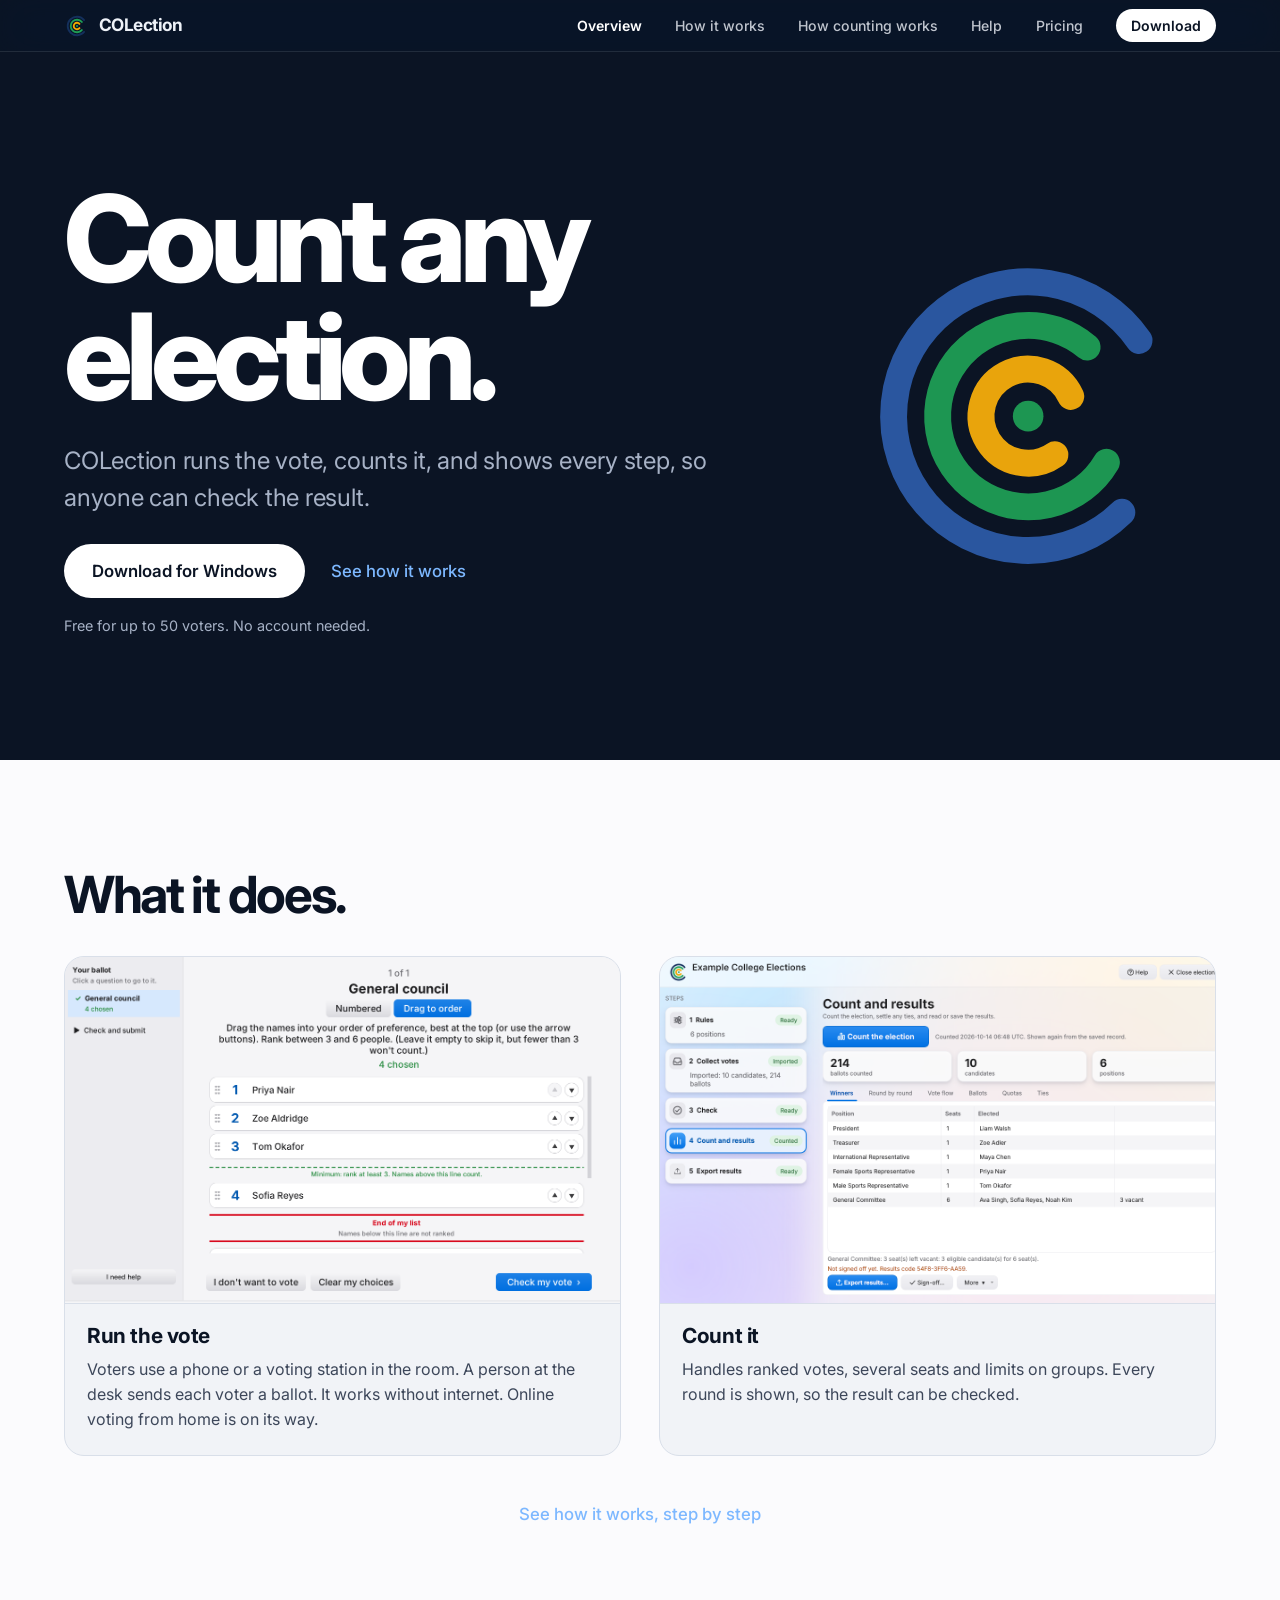
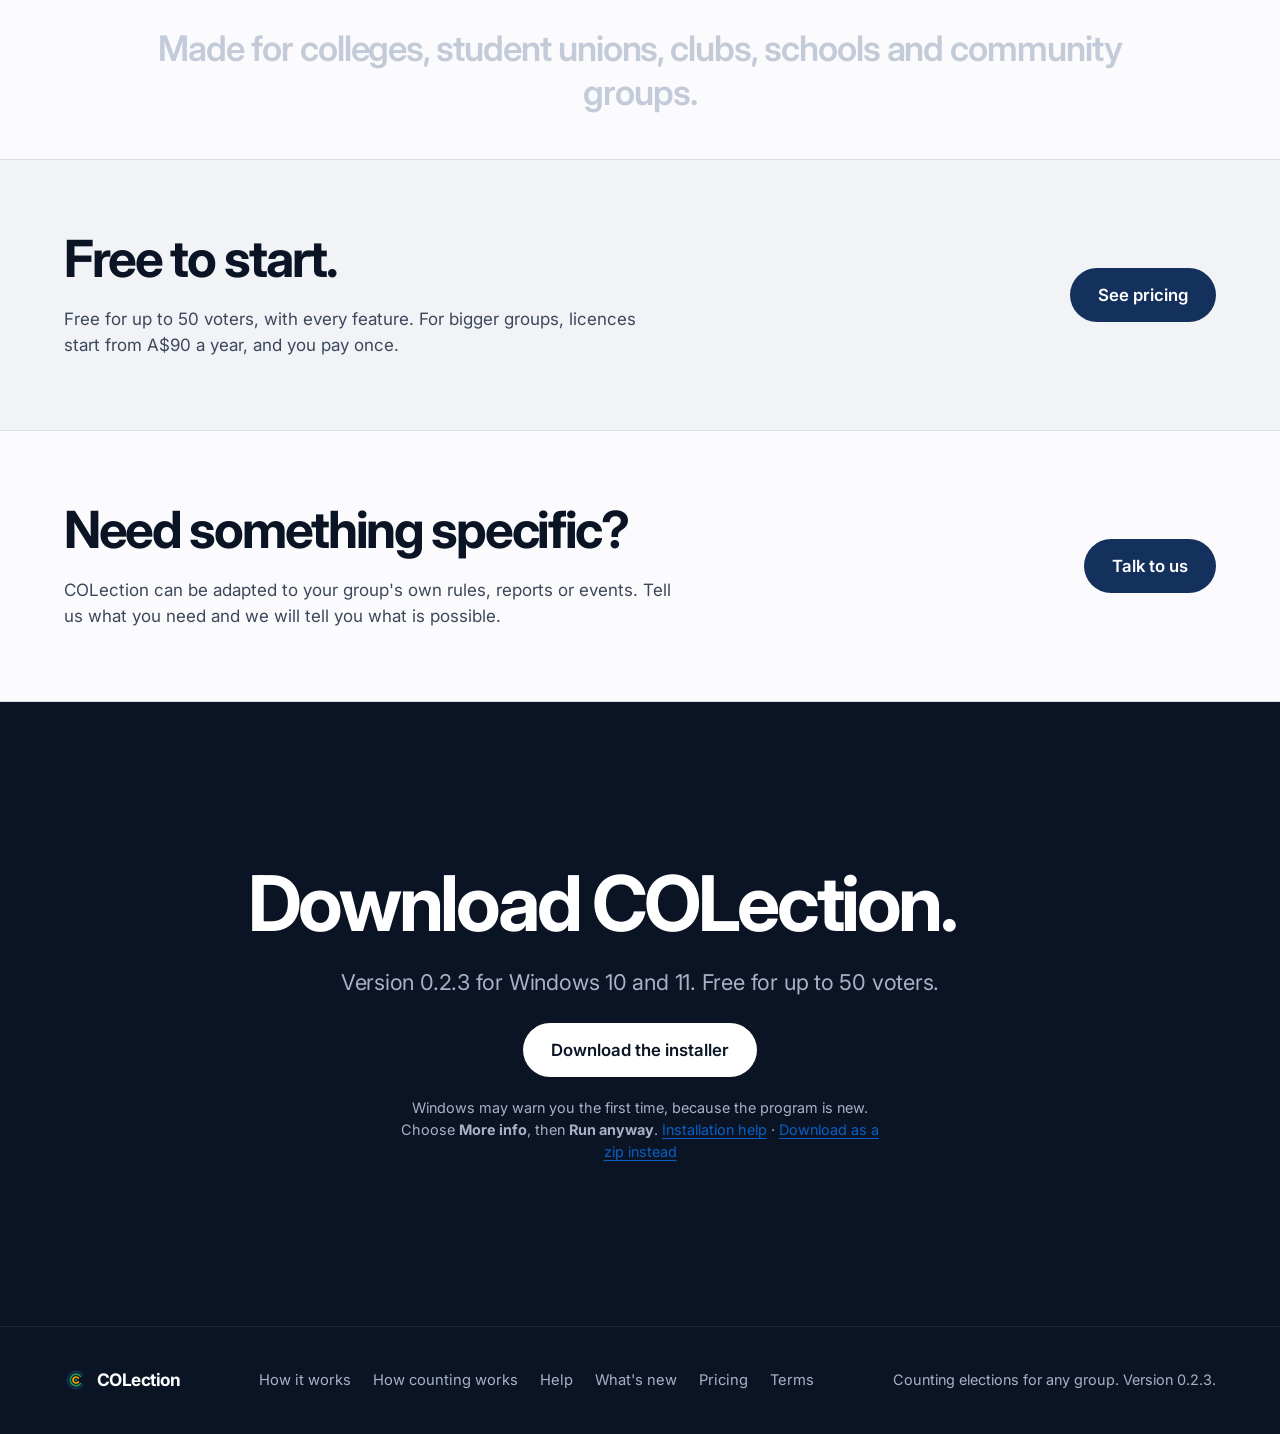
<file: index.html>
<!doctype html>
<html lang="en">
<head>
  <meta charset="utf-8">
  <meta name="viewport" content="width=device-width, initial-scale=1">
  <title>COLection - count elections for any group</title>
  <meta name="description" content="COLection counts preferential and multi-seat elections, runs the vote on phones and voting stations, and shows every round so anyone can check the result.">
  <meta name="color-scheme" content="light dark">
  <link rel="icon" href="images/favicon.svg" type="image/svg+xml">
  <link rel="preconnect" href="https://fonts.googleapis.com">
  <link rel="preconnect" href="https://fonts.gstatic.com" crossorigin>
  <link href="https://fonts.googleapis.com/css2?family=Inter:wght@400;500;600;700;800&display=swap" rel="stylesheet">
  <link rel="stylesheet" href="css/style.css">
  <script>document.documentElement.classList.add("js");</script>
</head>
<body class="home">
  <a class="skip" href="#main">Skip to the content</a>

  <header class="top" id="top-bar">
    <a class="brand" href="index.html" aria-label="COLection, home">
      <img src="images/colection-mark.svg" alt="" width="26" height="26">
      <span>COLection</span>
    </a>
    <nav aria-label="Main">
      <a href="index.html" aria-current="page">Overview</a>
      <a href="how-it-works.html">How it works</a>
      <a href="counting.html">How counting works</a>
      <a href="help.html">Help</a>
      <a href="pricing.html">Pricing</a>
      <a class="pill" href="index.html#download">Download</a>
    </nav>
  </header>

  <main id="main">
    <section class="home-hero" data-theme="dark" aria-label="COLection">
      <div class="wrap home-hero-grid">
        <div class="home-hero-copy">
          <h1>Count any election.</h1>
          <p class="lead">COLection runs the vote, counts it, and shows every step, so anyone can check the result.</p>
          <p class="actions">
            <a class="btn light" href="#download">Download for Windows</a>
            <a class="textlink" href="how-it-works.html">See how it works</a>
          </p>
          <p class="fine">Free for up to 50 voters. No account needed.</p>
        </div>
        <svg class="home-rings" id="home-rings" viewBox="-6 -6 112 112" aria-hidden="true" focusable="false">
          <g fill="none" stroke-width="8" stroke-linecap="round">
            <path id="hr-a" d="M80.6 24.3 A40 40 0 1 0 80.6 75.7" stroke="#2c5aa6"/>
            <path id="hr-b" d="M70.7 32.6 A27 27 0 1 0 70.7 67.4" stroke="#1f9d55"/>
            <path id="hr-c" d="M60.7 41 A14 14 0 1 0 60.7 59" stroke="#f5ac0b"/>
          </g>
          <circle id="hr-dot" cx="50" cy="50" r="4.5" fill="#1f9d55"/>
        </svg>
      </div>
    </section>

    <section class="what" id="what" aria-labelledby="what-title">
      <div class="wrap">
        <h2 id="what-title" class="reveal">What it does.</h2>
        <div class="what-grid">
          <article class="what-card reveal">
            <img src="images/app-ballot.png" width="1180" height="760" alt="A voting station showing four names ranked in order.">
            <h3>Run the vote</h3>
            <p>Voters use a phone or a voting station in the room. A person at the desk sends each voter a ballot. It works without internet. Online voting from home is on its way.</p>
          </article>
          <article class="what-card reveal">
            <img src="images/app-count.png" width="1280" height="774" alt="The results screen, with the winners listed.">
            <h3>Count it</h3>
            <p>Handles ranked votes, several seats and limits on groups. Every round is shown, so the result can be checked.</p>
          </article>
        </div>
        <p class="actions centre"><a class="textlink" href="how-it-works.html">See how it works, step by step</a></p>
      </div>
    </section>

    <section class="who" aria-label="Who it is for">
      <div class="wrap">
        <p class="who-line words" id="words">Made for colleges, student unions, clubs, schools and community groups.</p>
      </div>
    </section>

    <section class="band" id="price-band" aria-labelledby="price-title">
      <div class="wrap band-grid reveal">
        <div>
          <h2 id="price-title">Free to start.</h2>
          <p>Free for up to 50 voters, with every feature. For bigger groups, licences start from A$90 a year, and you pay once.</p>
        </div>
        <p class="actions"><a class="btn" href="pricing.html">See pricing</a></p>
      </div>
    </section>

    <section class="band alt" id="custom" aria-labelledby="custom-title">
      <div class="wrap band-grid reveal">
        <div>
          <h2 id="custom-title">Need something specific?</h2>
          <p>COLection can be adapted to your group's own rules, reports or events. Tell us what you need and we will tell you what is possible.</p>
        </div>
        <p class="actions"><a class="btn" href="#" id="custom-link">Talk to us</a></p>
      </div>
    </section>

    <section class="download" id="download" data-theme="dark" aria-labelledby="download-title">
      <div class="wrap download-simple reveal">
        <h2 id="download-title">Download COLection.</h2>
        <p class="sub">Version 0.2.3 for Windows 10 and 11. Free for up to 50 voters.</p>
        <p class="actions">
          <!-- Download links point at the GitHub release v0.2.3. For a new version, upload to a new release (tag v0.2.3 and so on) and change the version in these links. -->
          <a class="btn light" href="https://github.com/angusdillon1/COLection/releases/download/v0.2.3/COLection-Setup-0.2.3.exe">Download the installer</a>
        </p>
        <p class="fine">Windows may warn you the first time, because the program is new. Choose <strong>More info</strong>, then <strong>Run anyway</strong>. <a href="help.html#install">Installation help</a> &middot; <a href="https://github.com/angusdillon1/COLection/releases/download/v0.2.3/COLection-0.2.3.zip">Download as a zip instead</a></p>
      </div>
    </section>
  </main>

  <footer class="foot" data-theme="dark">
    <div class="wrap foot-row">
      <a class="brand" href="index.html" aria-label="COLection, home">
        <img src="images/colection-mark.svg" alt="" width="24" height="24">
        <span>COLection</span>
      </a>
      <nav class="foot-nav" aria-label="Footer">
        <a href="how-it-works.html">How it works</a>
        <a href="counting.html">How counting works</a>
        <a href="help.html">Help</a>
        <a href="changelog.html">What's new</a>
        <a href="pricing.html">Pricing</a>
        <a href="terms.html">Terms</a>
      </nav>
      <p>Counting elections for any group. Version 0.2.3.</p>
    </div>
  </footer>
  <script src="js/site-config.js"></script>
  <script src="js/site.js"></script>
  <script>(function(){var c=window.COL_SITE||{},a=document.getElementById("custom-link");if(a)a.href="mailto:"+(c.CONTACT_EMAIL||"")+"?subject="+encodeURIComponent("COLection: something specific");})();</script>
</body>
</html>
</file>
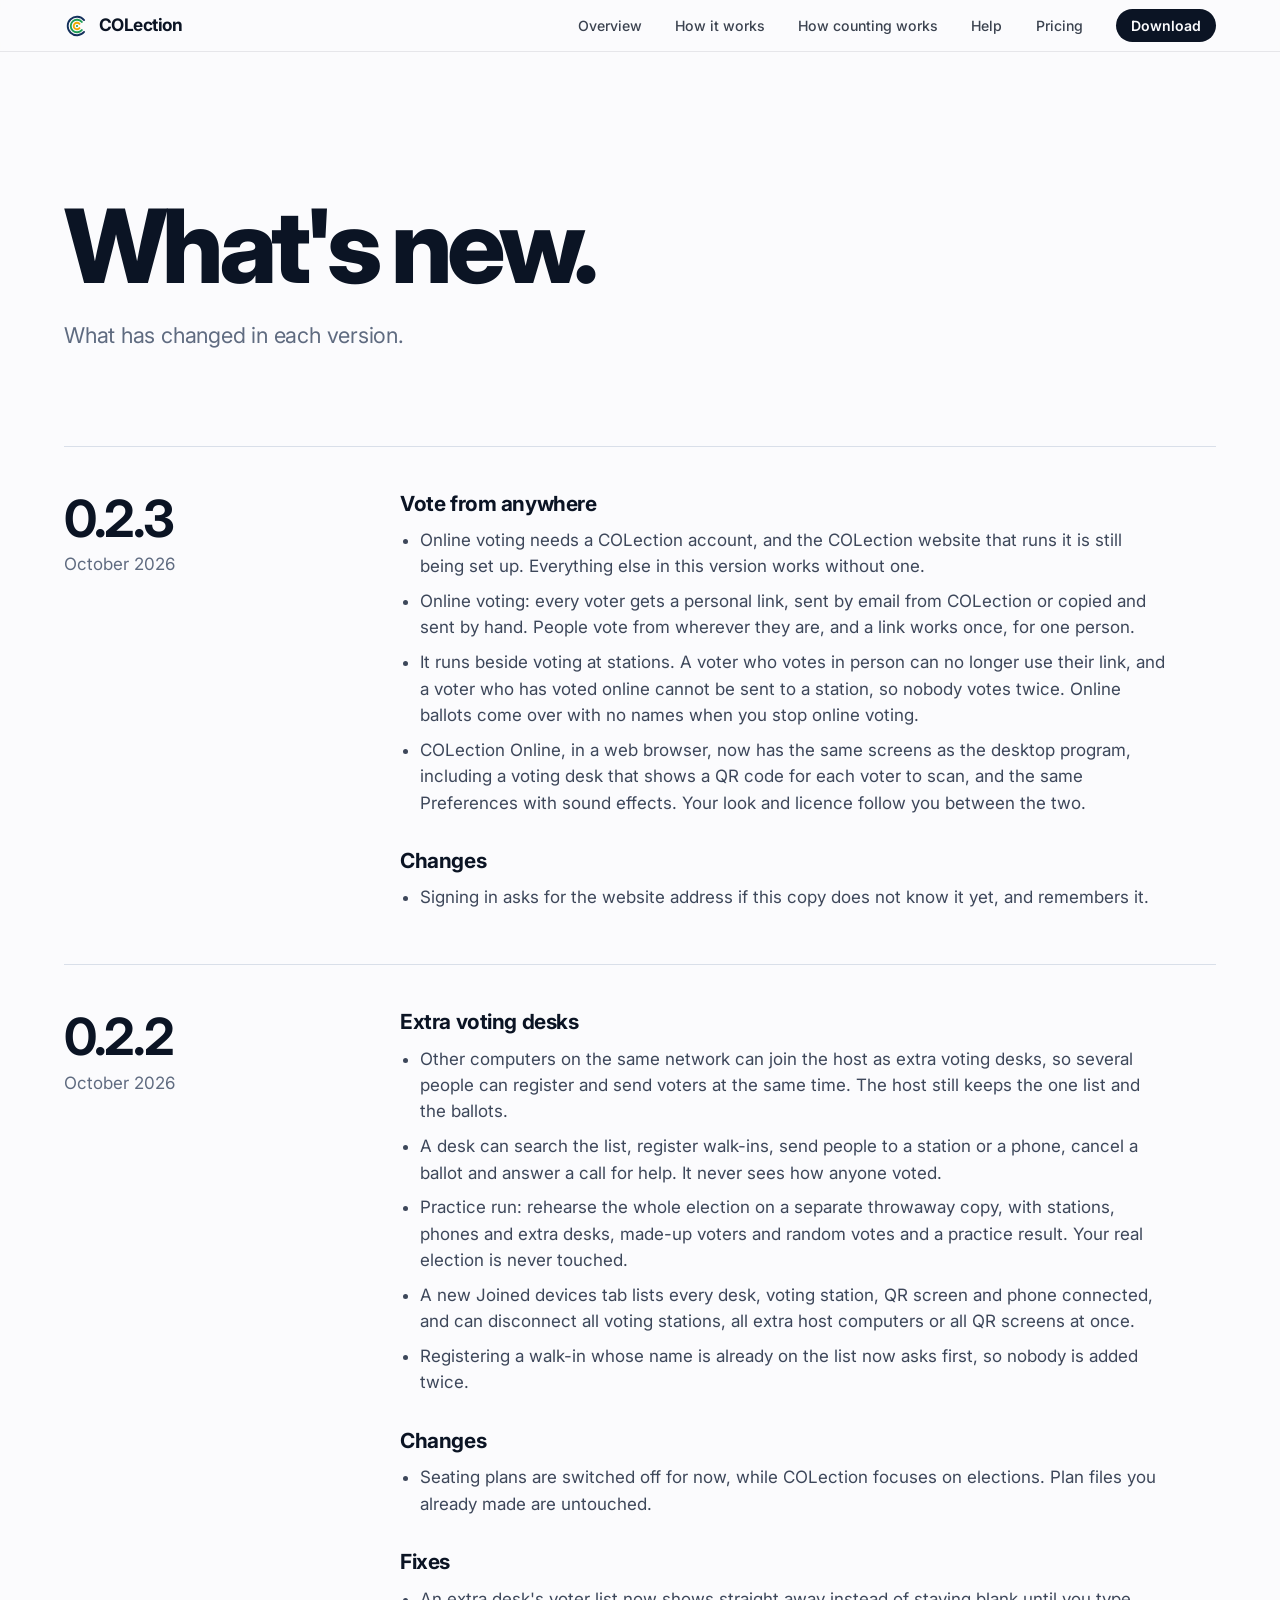
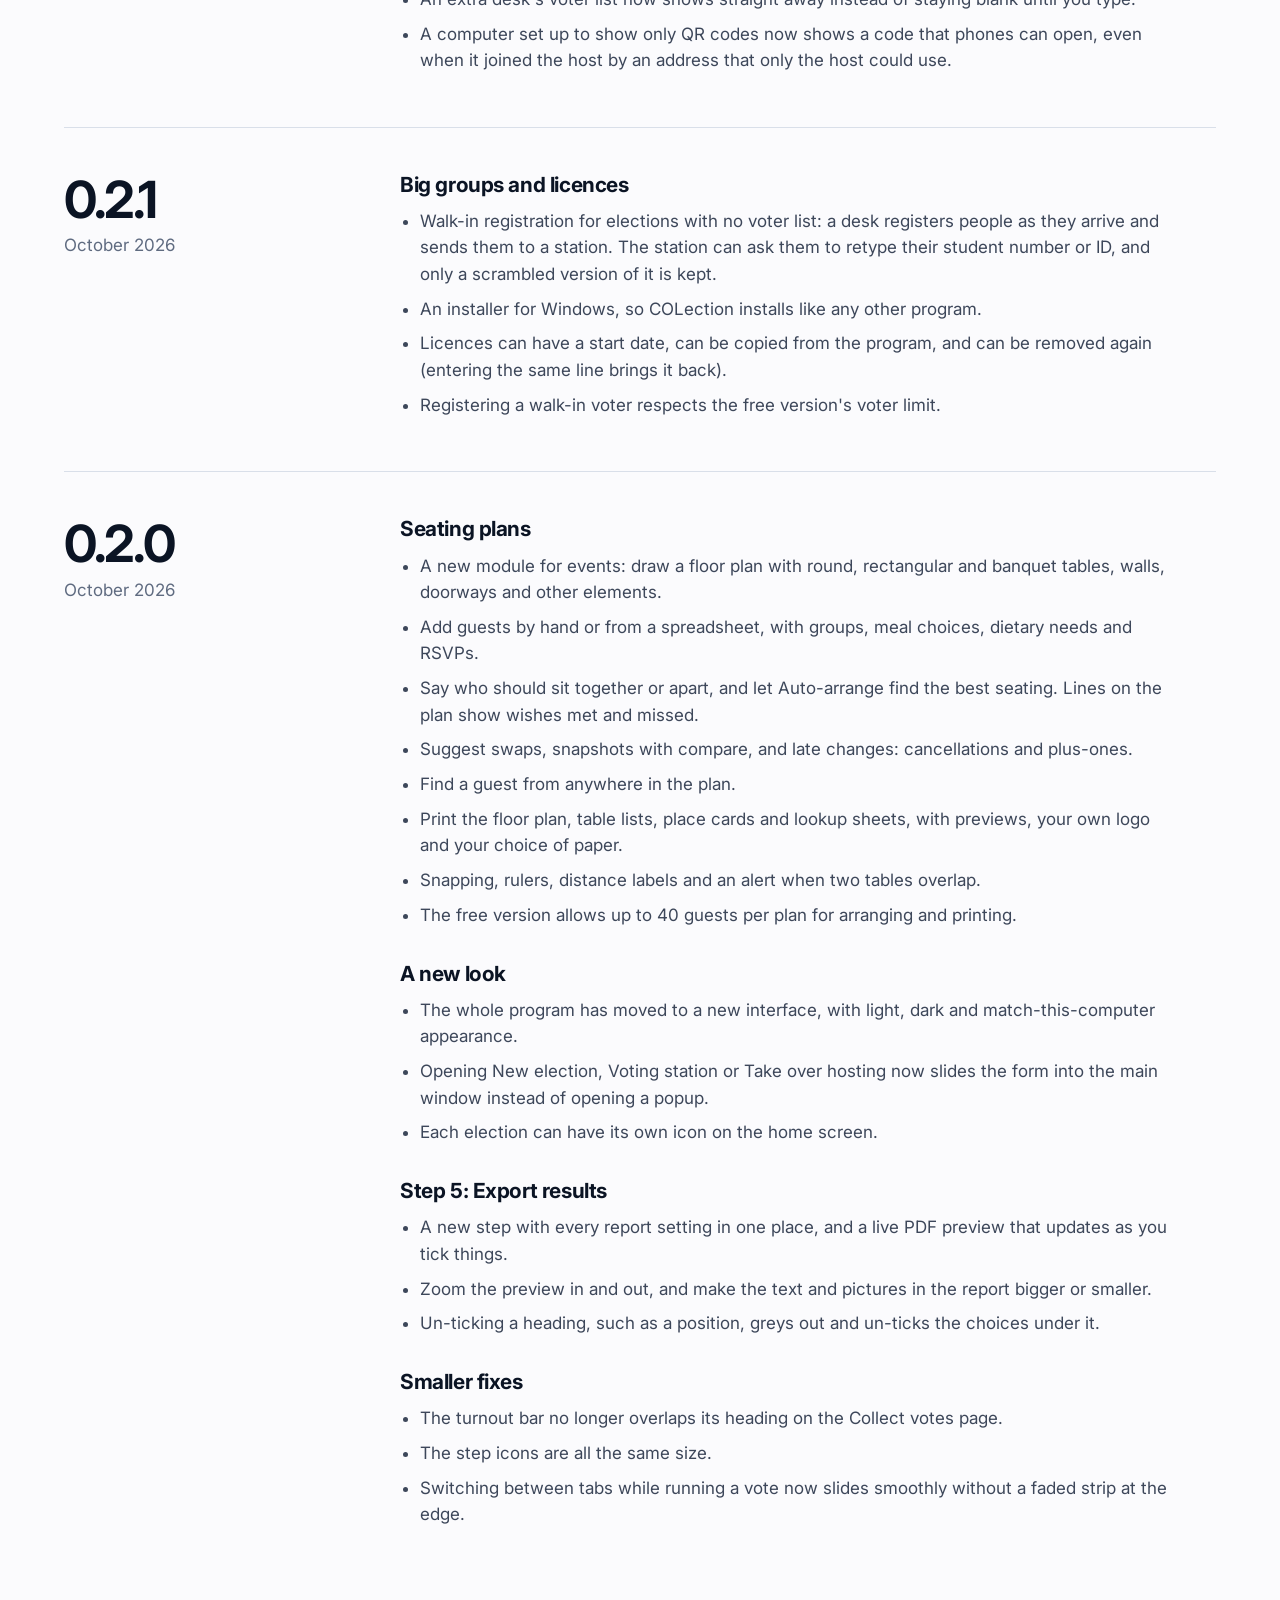
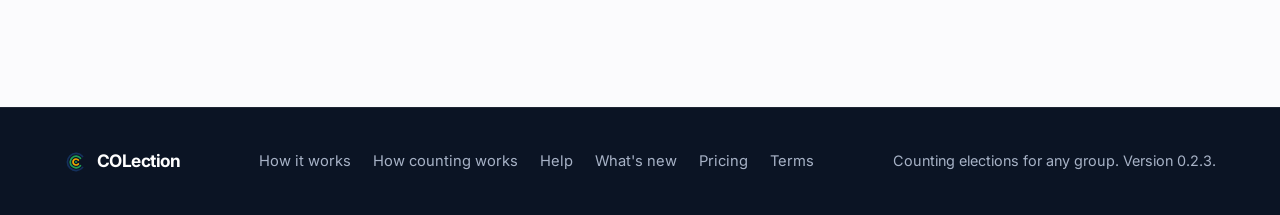
<file: changelog.html>
<!doctype html>
<html lang="en">
<head>
  <meta charset="utf-8">
  <meta name="viewport" content="width=device-width, initial-scale=1">
  <title>What's new - COLection</title>
  <meta name="description" content="What has changed in each version of COLection.">
  <meta name="color-scheme" content="light dark">
  <link rel="icon" href="images/favicon.svg" type="image/svg+xml">
  <link rel="preconnect" href="https://fonts.googleapis.com">
  <link rel="preconnect" href="https://fonts.gstatic.com" crossorigin>
  <link href="https://fonts.googleapis.com/css2?family=Inter:wght@400;500;600;700;800&display=swap" rel="stylesheet">
  <link rel="stylesheet" href="css/style.css">
  <script>document.documentElement.classList.add("js");</script>
</head>
<body class="inner">
  <a class="skip" href="#main">Skip to the content</a>

  <header class="top" id="top-bar">
    <a class="brand" href="index.html" aria-label="COLection, home">
      <img src="images/colection-mark.svg" alt="" width="26" height="26">
      <span>COLection</span>
    </a>
    <nav aria-label="Main">
      <a href="index.html">Overview</a>
      <a href="how-it-works.html">How it works</a>
      <a href="counting.html">How counting works</a>
      <a href="help.html">Help</a>
      <a href="pricing.html">Pricing</a>
      <a class="pill" href="index.html#download">Download</a>
    </nav>
  </header>

  <main id="main">
    <section class="page-hero" aria-labelledby="page-title">
      <div class="wrap">
        <h1 id="page-title">What's new.</h1>
        <p class="sub">What has changed in each version.</p>
      </div>
    </section>

    <section class="log" aria-label="Versions">
      <div class="wrap">
        <article class="release reveal">
          <header><h2>0.2.3</h2><p class="when">October 2026</p></header>
          <div>
            <h3>Vote from anywhere</h3>
            <ul>
              <li>Online voting needs a COLection account, and the COLection website that runs it is still being set up. Everything else in this version works without one.</li>
              <li>Online voting: every voter gets a personal link, sent by email from COLection or copied and sent by hand. People vote from wherever they are, and a link works once, for one person.</li>
              <li>It runs beside voting at stations. A voter who votes in person can no longer use their link, and a voter who has voted online cannot be sent to a station, so nobody votes twice. Online ballots come over with no names when you stop online voting.</li>
              <li>COLection Online, in a web browser, now has the same screens as the desktop program, including a voting desk that shows a QR code for each voter to scan, and the same Preferences with sound effects. Your look and licence follow you between the two.</li>
            </ul>
            <h3>Changes</h3>
            <ul>
              <li>Signing in asks for the website address if this copy does not know it yet, and remembers it.</li>
            </ul>
          </div>
        </article>
        <article class="release reveal">
          <header><h2>0.2.2</h2><p class="when">October 2026</p></header>
          <div>
            <h3>Extra voting desks</h3>
            <ul>
              <li>Other computers on the same network can join the host as extra voting desks, so several people can register and send voters at the same time. The host still keeps the one list and the ballots.</li>
              <li>A desk can search the list, register walk-ins, send people to a station or a phone, cancel a ballot and answer a call for help. It never sees how anyone voted.</li>
              <li>Practice run: rehearse the whole election on a separate throwaway copy, with stations, phones and extra desks, made-up voters and random votes and a practice result. Your real election is never touched.</li>
              <li>A new Joined devices tab lists every desk, voting station, QR screen and phone connected, and can disconnect all voting stations, all extra host computers or all QR screens at once.</li>
              <li>Registering a walk-in whose name is already on the list now asks first, so nobody is added twice.</li>
            </ul>
            <h3>Changes</h3>
            <ul>
              <li>Seating plans are switched off for now, while COLection focuses on elections. Plan files you already made are untouched.</li>
            </ul>
            <h3>Fixes</h3>
            <ul>
              <li>An extra desk's voter list now shows straight away instead of staying blank until you type.</li>
              <li>A computer set up to show only QR codes now shows a code that phones can open, even when it joined the host by an address that only the host could use.</li>
            </ul>
          </div>
        </article>
        <article class="release reveal">
          <header><h2>0.2.1</h2><p class="when">October 2026</p></header>
          <div>
            <h3>Big groups and licences</h3>
            <ul>
              <li>Walk-in registration for elections with no voter list: a desk registers people as they arrive and sends them to a station. The station can ask them to retype their student number or ID, and only a scrambled version of it is kept.</li>
              <li>An installer for Windows, so COLection installs like any other program.</li>
              <li>Licences can have a start date, can be copied from the program, and can be removed again (entering the same line brings it back).</li>
              <li>Registering a walk-in voter respects the free version's voter limit.</li>
            </ul>
          </div>
        </article>
        <article class="release reveal">
          <header><h2>0.2.0</h2><p class="when">October 2026</p></header>
          <div>
            <h3>Seating plans</h3>
            <ul>
              <li>A new module for events: draw a floor plan with round, rectangular and banquet tables, walls, doorways and other elements.</li>
              <li>Add guests by hand or from a spreadsheet, with groups, meal choices, dietary needs and RSVPs.</li>
              <li>Say who should sit together or apart, and let Auto-arrange find the best seating. Lines on the plan show wishes met and missed.</li>
              <li>Suggest swaps, snapshots with compare, and late changes: cancellations and plus-ones.</li>
              <li>Find a guest from anywhere in the plan.</li>
              <li>Print the floor plan, table lists, place cards and lookup sheets, with previews, your own logo and your choice of paper.</li>
              <li>Snapping, rulers, distance labels and an alert when two tables overlap.</li>
              <li>The free version allows up to 40 guests per plan for arranging and printing.</li>
            </ul>
            <h3>A new look</h3>
            <ul>
              <li>The whole program has moved to a new interface, with light, dark and match-this-computer appearance.</li>
              <li>Opening New election, Voting station or Take over hosting now slides the form into the main window instead of opening a popup.</li>
              <li>Each election can have its own icon on the home screen.</li>
            </ul>
            <h3>Step 5: Export results</h3>
            <ul>
              <li>A new step with every report setting in one place, and a live PDF preview that updates as you tick things.</li>
              <li>Zoom the preview in and out, and make the text and pictures in the report bigger or smaller.</li>
              <li>Un-ticking a heading, such as a position, greys out and un-ticks the choices under it.</li>
            </ul>
            <h3>Smaller fixes</h3>
            <ul>
              <li>The turnout bar no longer overlaps its heading on the Collect votes page.</li>
              <li>The step icons are all the same size.</li>
              <li>Switching between tabs while running a vote now slides smoothly without a faded strip at the edge.</li>
            </ul>
          </div>
        </article>
      </div>
    </section>

  </main>

  <footer class="foot" data-theme="dark">
    <div class="wrap foot-row">
      <a class="brand" href="index.html" aria-label="COLection, home">
        <img src="images/colection-mark.svg" alt="" width="24" height="24">
        <span>COLection</span>
      </a>
      <nav class="foot-nav" aria-label="Footer">
        <a href="how-it-works.html">How it works</a>
        <a href="counting.html">How counting works</a>
        <a href="help.html">Help</a>
        <a href="changelog.html">What's new</a>
        <a href="pricing.html">Pricing</a>
        <a href="terms.html">Terms</a>
      </nav>
      <p>Counting elections for any group. Version 0.2.3.</p>
    </div>
  </footer>
  <script src="js/site.js"></script>
</body>
</html>
</file>
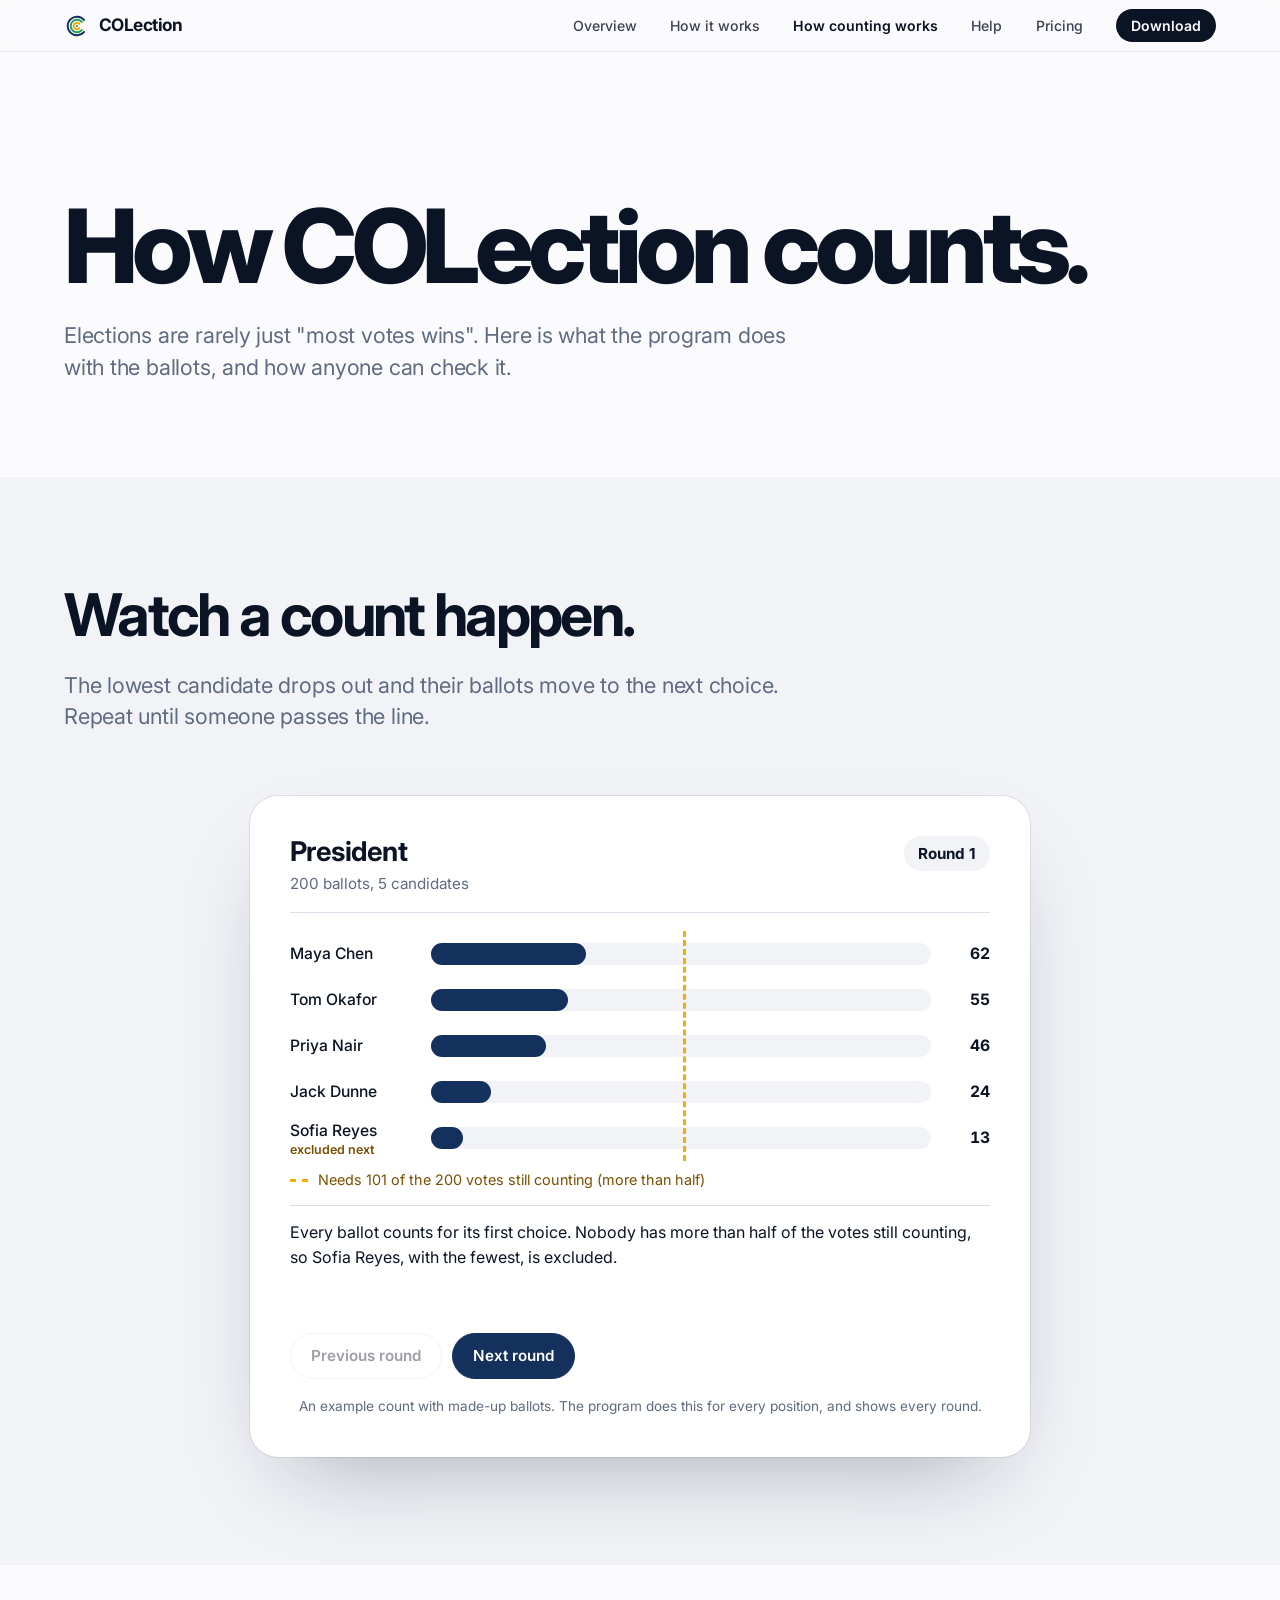
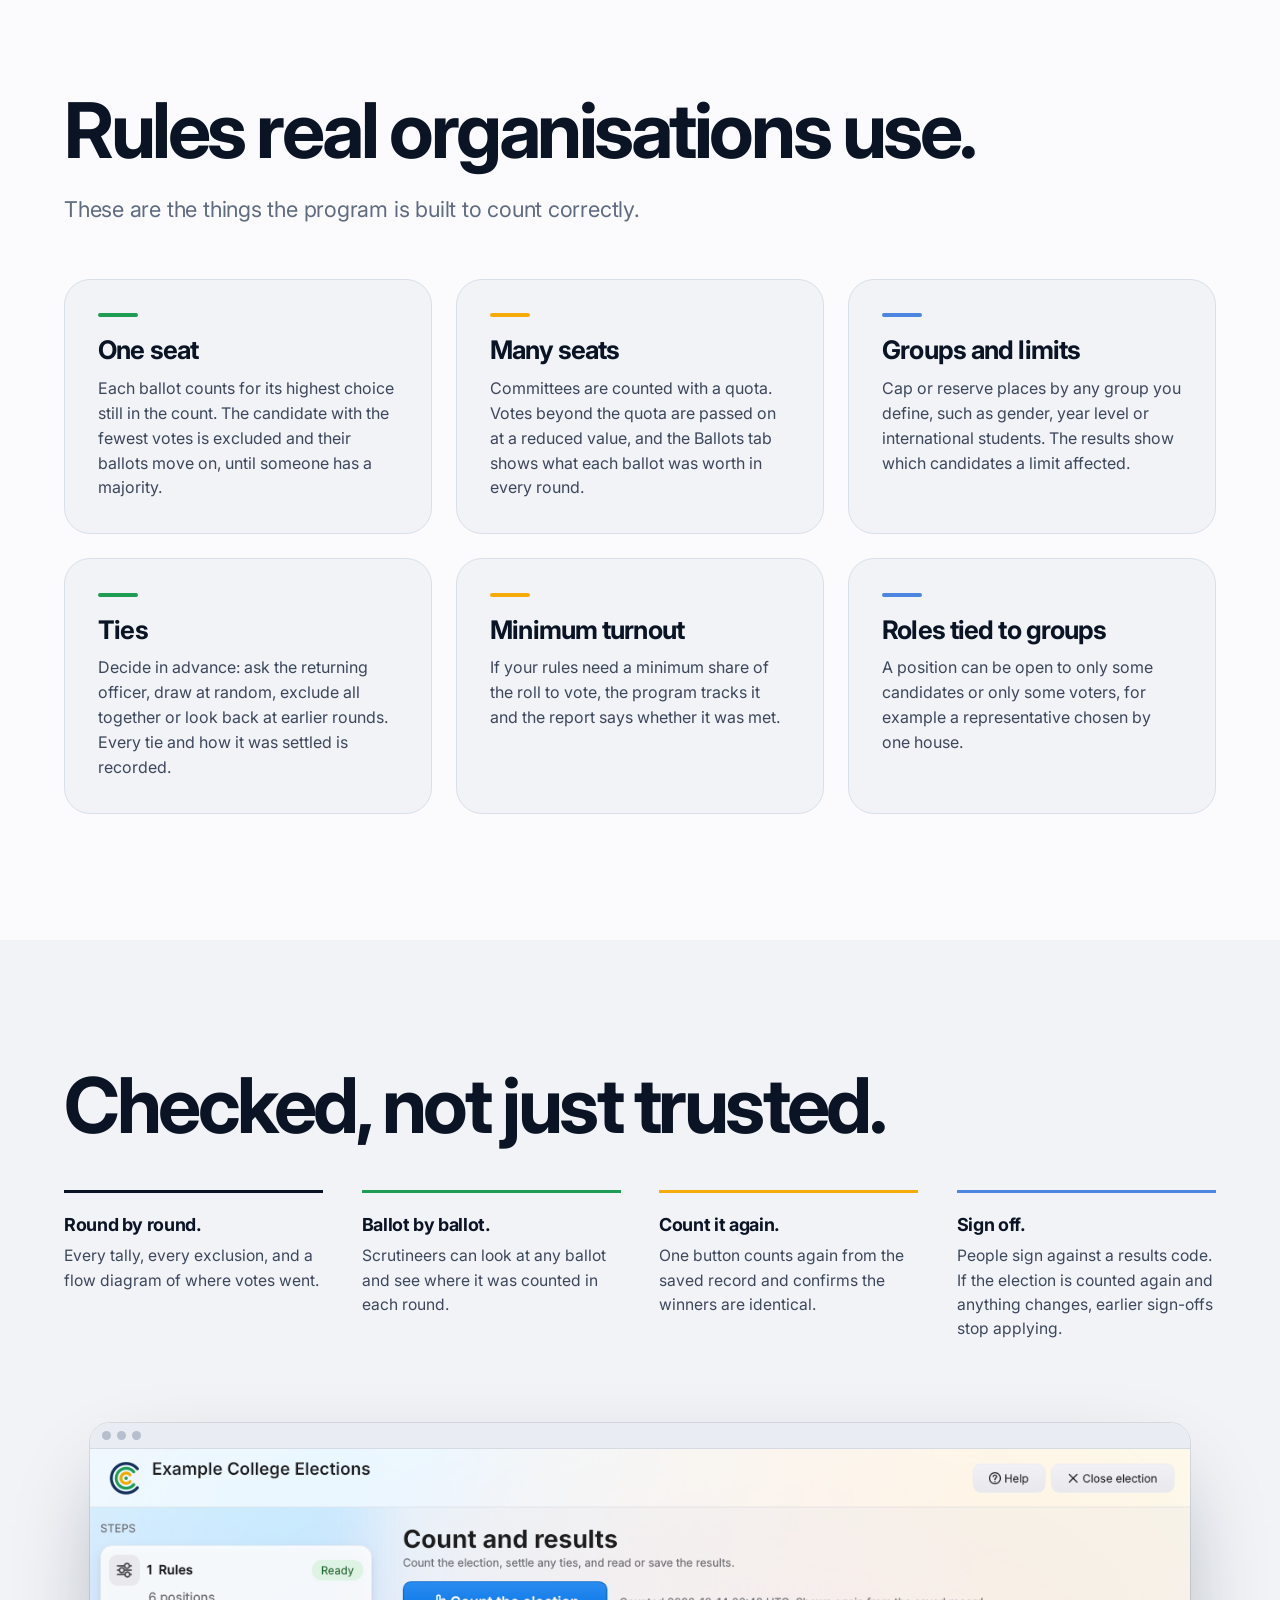
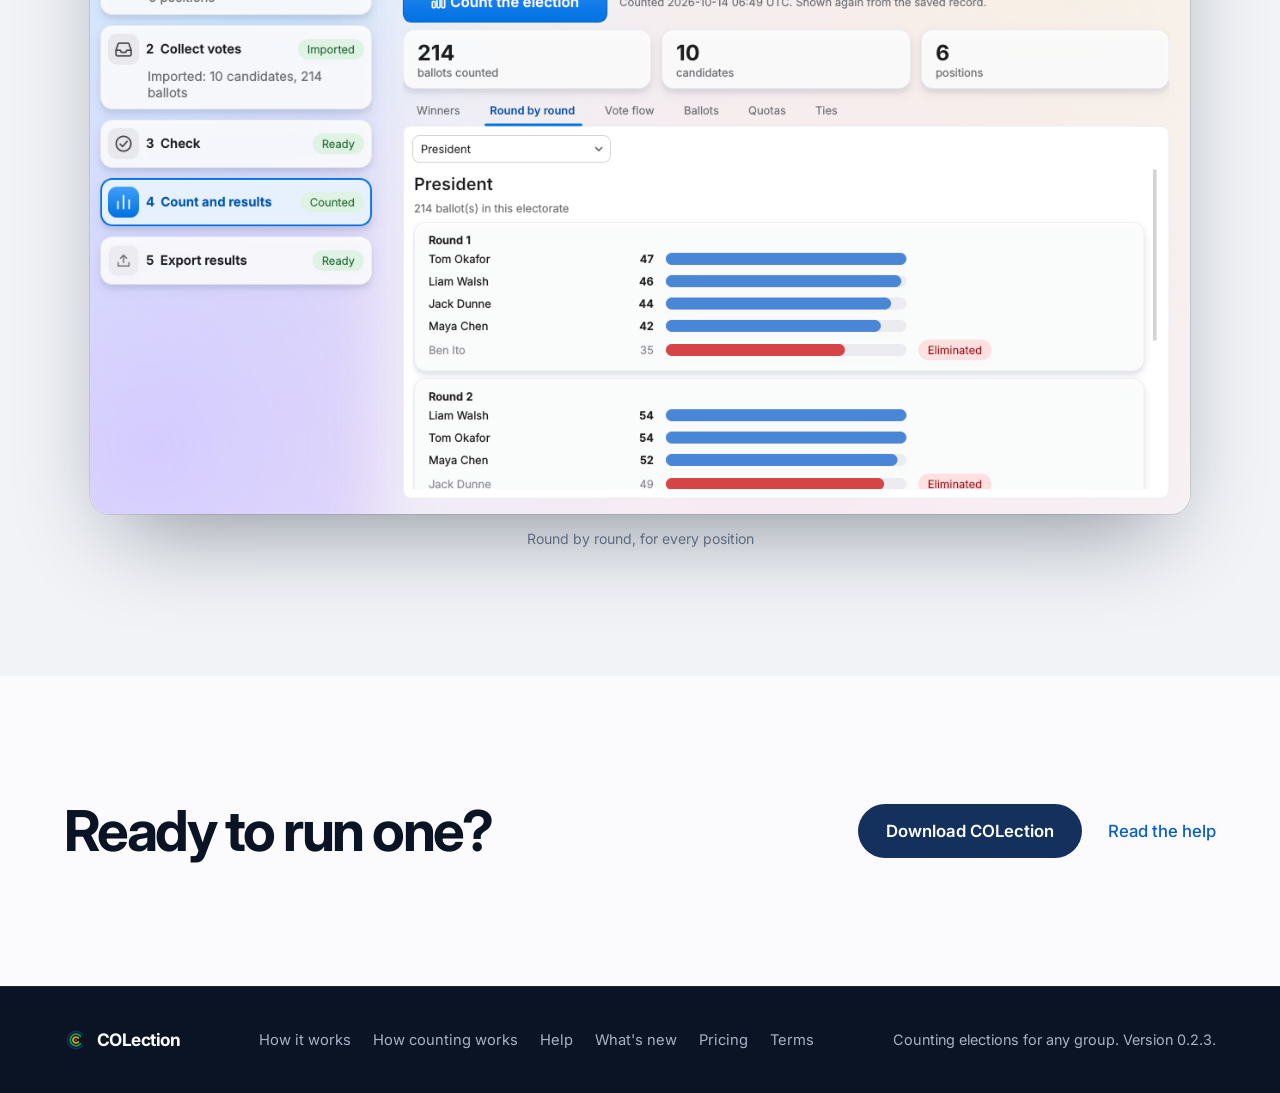
<file: counting.html>
<!doctype html>
<html lang="en">
<head>
  <meta charset="utf-8">
  <meta name="viewport" content="width=device-width, initial-scale=1">
  <title>How COLection counts - COLection</title>
  <meta name="description" content="How COLection counts preferential and multi-seat elections: watch a count round by round, and see the rules, ties and checks behind it.">
  <meta name="color-scheme" content="light dark">
  <link rel="icon" href="images/favicon.svg" type="image/svg+xml">
  <link rel="preconnect" href="https://fonts.googleapis.com">
  <link rel="preconnect" href="https://fonts.gstatic.com" crossorigin>
  <link href="https://fonts.googleapis.com/css2?family=Inter:wght@400;500;600;700;800&display=swap" rel="stylesheet">
  <link rel="stylesheet" href="css/style.css">
  <script>document.documentElement.classList.add("js");</script>
</head>
<body class="inner">
  <a class="skip" href="#main">Skip to the content</a>

  <header class="top" id="top-bar">
    <a class="brand" href="index.html" aria-label="COLection, home">
      <img src="images/colection-mark.svg" alt="" width="26" height="26">
      <span>COLection</span>
    </a>
    <nav aria-label="Main">
      <a href="index.html">Overview</a>
      <a href="how-it-works.html">How it works</a>
      <a href="counting.html" aria-current="page">How counting works</a>
      <a href="help.html">Help</a>
      <a href="pricing.html">Pricing</a>
      <a class="pill" href="index.html#download">Download</a>
    </nav>
  </header>

  <main id="main">
    <section class="page-hero" aria-labelledby="page-title">
      <div class="wrap">
        <h1 id="page-title">How COLection counts.</h1>
        <p class="sub">Elections are rarely just "most votes wins". Here is what the program does with the ballots, and how anyone can check it.</p>
      </div>
    </section>

    <section class="count" id="count" aria-labelledby="count-title">
      <div class="wrap count-head">
        <h2 id="count-title">Watch a count happen.</h2>
        <p class="sub">The lowest candidate drops out and their ballots move to the next choice. Repeat until someone passes the line.</p>
      </div>
      <figure class="ballot-sheet reveal" id="count-demo" aria-labelledby="demo-title">
        <div class="sheet-head">
          <div>
            <h3 id="demo-title">President</h3>
            <p class="sheet-sub" id="demo-sub">200 ballots, five candidates</p>
          </div>
          <p class="round-tag" id="demo-round" aria-hidden="true">Round 1</p>
        </div>
        <ol class="bars" id="demo-bars" aria-label="Votes for each candidate in this round"></ol>
        <p class="threshold-note"><span class="swatch" aria-hidden="true"></span><span id="demo-need">Needs more than half of the votes still counting</span></p>
        <p class="story" id="demo-story" aria-live="polite"></p>
        <div class="sheet-controls">
          <button type="button" id="demo-prev">Previous round</button>
          <button type="button" id="demo-next" class="primary">Next round</button>
        </div>
        <figcaption class="sheet-note">An example count with made-up ballots. The program does this for every position, and shows every round.</figcaption>
      </figure>
    </section>

    <section class="rules" id="rules" aria-labelledby="rules-title">
      <div class="wrap">
        <h2 id="rules-title">Rules real organisations use.</h2>
        <p class="sub">These are the things the program is built to count correctly.</p>
        <ul class="rule-grid">
          <li class="reveal"><h3>One seat</h3><p>Each ballot counts for its highest choice still in the count. The candidate with the fewest votes is excluded and their ballots move on, until someone has a majority.</p></li>
          <li class="reveal"><h3>Many seats</h3><p>Committees are counted with a quota. Votes beyond the quota are passed on at a reduced value, and the Ballots tab shows what each ballot was worth in every round.</p></li>
          <li class="reveal"><h3>Groups and limits</h3><p>Cap or reserve places by any group you define, such as gender, year level or international students. The results show which candidates a limit affected.</p></li>
          <li class="reveal"><h3>Ties</h3><p>Decide in advance: ask the returning officer, draw at random, exclude all together or look back at earlier rounds. Every tie and how it was settled is recorded.</p></li>
          <li class="reveal"><h3>Minimum turnout</h3><p>If your rules need a minimum share of the roll to vote, the program tracks it and the report says whether it was met.</p></li>
          <li class="reveal"><h3>Roles tied to groups</h3><p>A position can be open to only some candidates or only some voters, for example a representative chosen by one house.</p></li>
        </ul>
      </div>
    </section>

    <section class="verify" id="verify" aria-labelledby="verify-title">
      <div class="wrap">
        <h2 id="verify-title">Checked, not just trusted.</h2>
        <ul class="checks">
          <li class="reveal"><strong>Round by round.</strong> Every tally, every exclusion, and a flow diagram of where votes went.</li>
          <li class="reveal"><strong>Ballot by ballot.</strong> Scrutineers can look at any ballot and see where it was counted in each round.</li>
          <li class="reveal"><strong>Count it again.</strong> One button counts again from the saved record and confirms the winners are identical.</li>
          <li class="reveal"><strong>Sign off.</strong> People sign against a results code. If the election is counted again and anything changes, earlier sign-offs stop applying.</li>
        </ul>
        <figure class="shot reveal"><div class="win"><div class="win-bar" aria-hidden="true"><i></i><i></i><i></i></div><img src="images/app-rounds.png" width="1280" height="774" alt="The Round by round tab showing round 1 of the president count with a bar for each candidate." loading="lazy"></div><figcaption>Round by round, for every position</figcaption></figure>
      </div>
    </section>

    <section class="cta" aria-label="Next step">
      <div class="wrap cta-row">
        <h2>Ready to run one?</h2>
        <p class="actions"><a class="btn" href="index.html#download">Download COLection</a><a class="textlink alt" href="help.html">Read the help</a></p>
      </div>
    </section>

  </main>

  <footer class="foot" data-theme="dark">
    <div class="wrap foot-row">
      <a class="brand" href="index.html" aria-label="COLection, home">
        <img src="images/colection-mark.svg" alt="" width="24" height="24">
        <span>COLection</span>
      </a>
      <nav class="foot-nav" aria-label="Footer">
        <a href="how-it-works.html">How it works</a>
        <a href="counting.html">How counting works</a>
        <a href="help.html">Help</a>
        <a href="changelog.html">What's new</a>
        <a href="pricing.html">Pricing</a>
        <a href="terms.html">Terms</a>
      </nav>
      <p>Counting elections for any group. Version 0.2.3.</p>
    </div>
  </footer>
  <script src="js/count-demo.js"></script>
  <script src="js/site.js"></script>
</body>
</html>
</file>
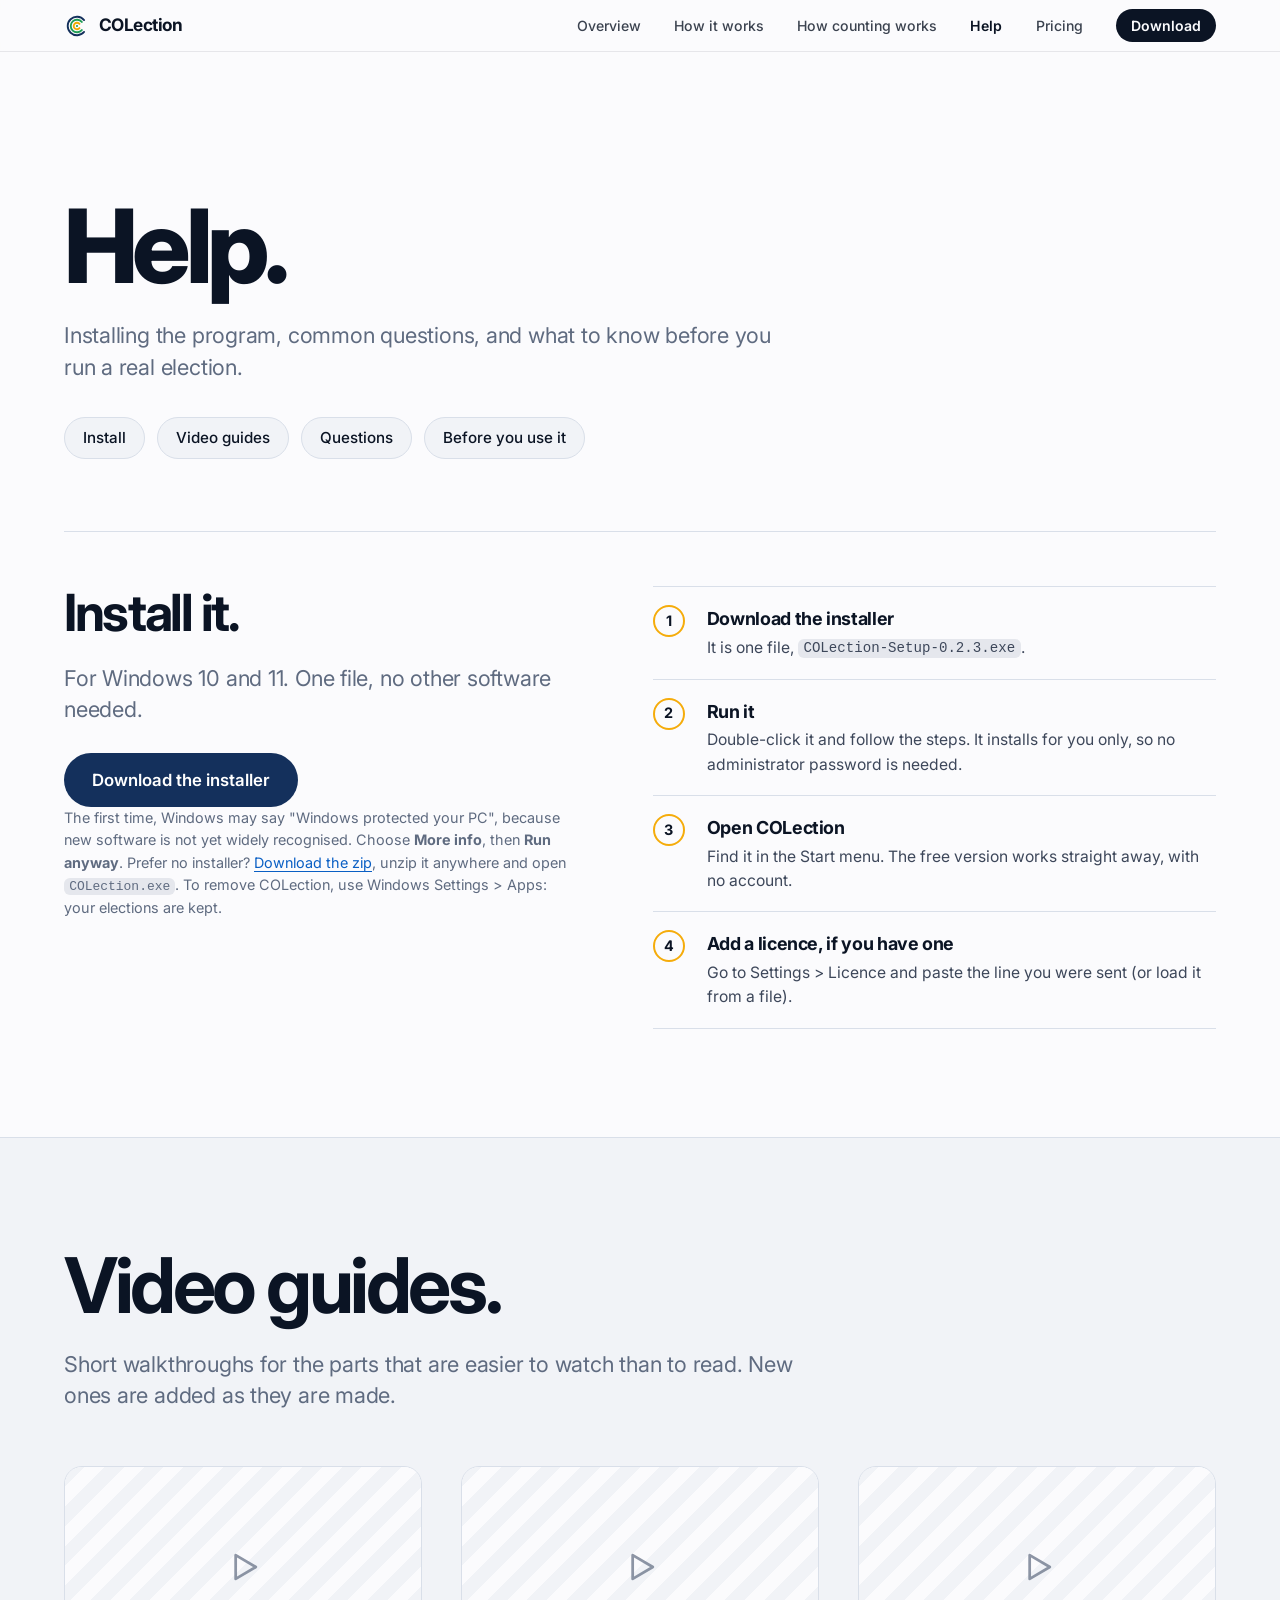
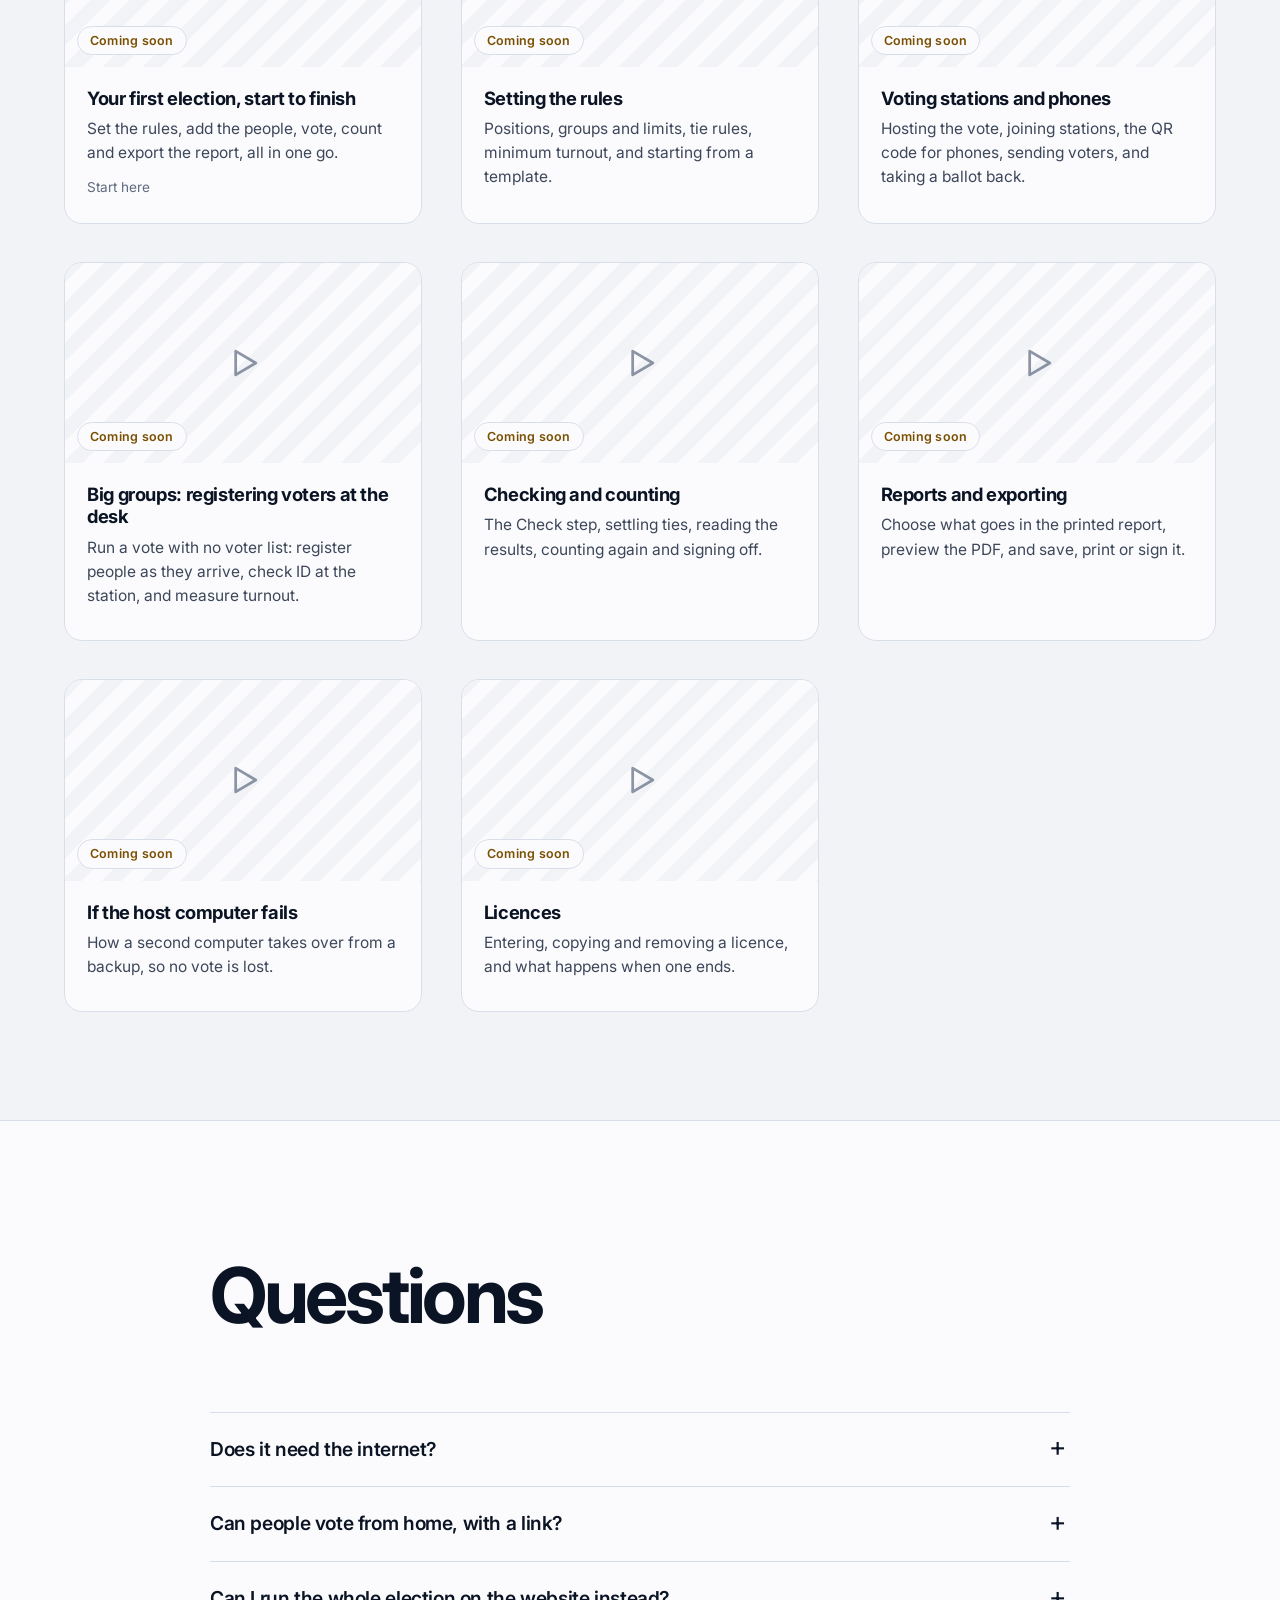
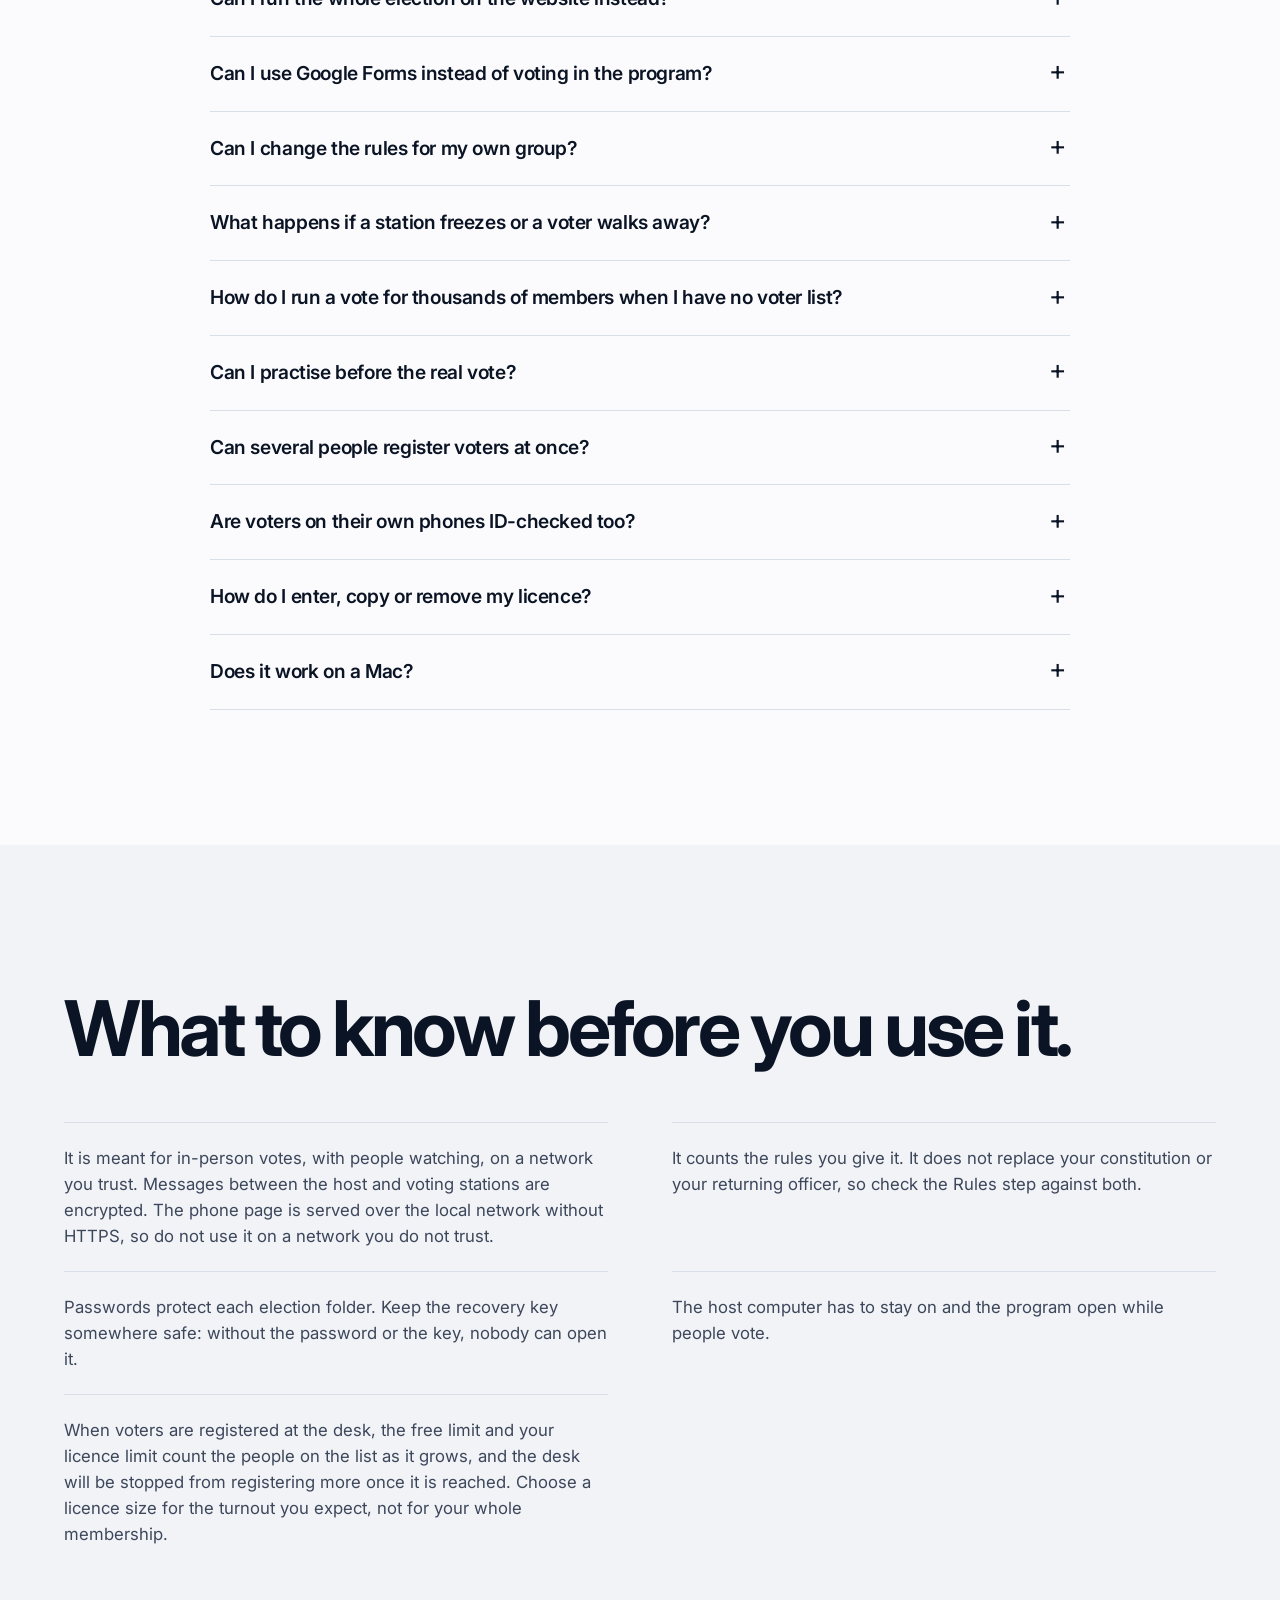
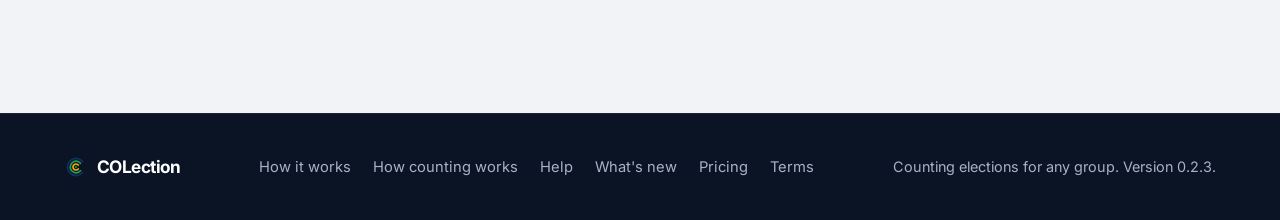
<file: help.html>
<!doctype html>
<html lang="en">
<head>
  <meta charset="utf-8">
  <meta name="viewport" content="width=device-width, initial-scale=1">
  <title>Help - COLection</title>
  <meta name="description" content="Install COLection, answers to common questions, and what to know before you run a real election.">
  <meta name="color-scheme" content="light dark">
  <link rel="icon" href="images/favicon.svg" type="image/svg+xml">
  <link rel="preconnect" href="https://fonts.googleapis.com">
  <link rel="preconnect" href="https://fonts.gstatic.com" crossorigin>
  <link href="https://fonts.googleapis.com/css2?family=Inter:wght@400;500;600;700;800&display=swap" rel="stylesheet">
  <link rel="stylesheet" href="css/style.css">
  <script>document.documentElement.classList.add("js");</script>
</head>
<body class="inner">
  <a class="skip" href="#main">Skip to the content</a>

  <header class="top" id="top-bar">
    <a class="brand" href="index.html" aria-label="COLection, home">
      <img src="images/colection-mark.svg" alt="" width="26" height="26">
      <span>COLection</span>
    </a>
    <nav aria-label="Main">
      <a href="index.html">Overview</a>
      <a href="how-it-works.html">How it works</a>
      <a href="counting.html">How counting works</a>
      <a href="help.html" aria-current="page">Help</a>
      <a href="pricing.html">Pricing</a>
      <a class="pill" href="index.html#download">Download</a>
    </nav>
  </header>

  <main id="main">
    <section class="page-hero" aria-labelledby="page-title">
      <div class="wrap">
        <h1 id="page-title">Help.</h1>
        <p class="sub">Installing the program, common questions, and what to know before you run a real election.</p>
        <p class="jump"><a href="#install">Install</a><a href="#videos">Video guides</a><a href="#faq">Questions</a><a href="#limits">Before you use it</a></p>
      </div>
    </section>

    <section class="install-sec" id="install" aria-labelledby="install-title">
      <div class="wrap install-wrap">
        <div>
          <h2 id="install-title">Install it.</h2>
          <p class="sub">For Windows 10 and 11. One file, no other software needed.</p>
          <p class="actions"><a class="btn" href="https://github.com/angusdillon1/COLection/releases/download/v0.2.3/COLection-Setup-0.2.3.exe">Download the installer</a></p>
          <p class="fine">The first time, Windows may say "Windows protected your PC", because new software is not yet widely recognised. Choose <strong>More info</strong>, then <strong>Run anyway</strong>. Prefer no installer? <a href="https://github.com/angusdillon1/COLection/releases/download/v0.2.3/COLection-0.2.3.zip">Download the zip</a>, unzip it anywhere and open <code>COLection.exe</code>. To remove COLection, use Windows Settings &gt; Apps: your elections are kept.</p>
        </div>
        <ol class="install light">
          <li><strong>Download the installer</strong><span>It is one file, <code>COLection-Setup-0.2.3.exe</code>.</span></li>
          <li><strong>Run it</strong><span>Double-click it and follow the steps. It installs for you only, so no administrator password is needed.</span></li>
          <li><strong>Open COLection</strong><span>Find it in the Start menu. The free version works straight away, with no account.</span></li>
          <li><strong>Add a licence, if you have one</strong><span>Go to Settings &gt; Licence and paste the line you were sent (or load it from a file).</span></li>
        </ol>
      </div>
    </section>

    <section class="videos" id="videos" aria-labelledby="videos-title">
      <div class="wrap">
        <h2 id="videos-title">Video guides.</h2>
        <p class="sub">Short walkthroughs for the parts that are easier to watch than to read. New ones are added as they are made.</p>
        <div class="tutorials" id="tutorials">
          <p class="fine">Video guides are on their way. Until then, the questions below cover the common things.</p>
        </div>
      </div>
    </section>

    <section class="faq" id="faq" aria-labelledby="faq-title">
      <div class="wrap">
        <h2 id="faq-title">Questions</h2>
        <details><summary>Does it need the internet?</summary><p>Not to vote in the room or to count. Phones and voting stations talk to the host (the computer running the election) over your local network, such as the college Wi-Fi. You need the internet to download it, to import answers from Google Forms, or to let people vote from anywhere with a personal link.</p></details>
        <details><summary>Can people vote from home, with a link?</summary><p>Yes. Sign in to your COLection account (Account menu), open voting, then go to Collect &gt; Run the vote &gt; Online voting and press Start online voting. Every voter who has not voted gets a personal link. You can have COLection email the links, or copy them or save them as a spreadsheet and send them yourself. A link works once, for one person. Voting at stations carries on at the same time: someone who votes at a station can no longer use their link, and someone who has voted online cannot be sent to a station. Online ballots stay on the website, with no names, until you stop online voting, then they are added to the others.</p></details>
        <details><summary>Can I run the whole election on the website instead?</summary><p>Yes. COLection Online runs the same election in a web browser, with the same screens. Voters can use a personal link, or a person at the voting desk can show a QR code that the voter scans and votes on their own phone. You can move an election between your desktop and the website from the Account menu.</p></details>
        <details><summary>Can I use Google Forms instead of voting in the program?</summary><p>Yes. Step 2 can import the answers from a Google Forms file, merge spellings of the same name, and leave out duplicate votes. You then check and count as usual.</p></details>
        <details><summary>Can I change the rules for my own group?</summary><p>Yes. The Rules step lets you add positions, groups, limits, tie rules and a minimum turnout, and each change is checked straight away so the rules cannot contradict each other.</p></details>
        <details><summary>What happens if a station freezes or a voter walks away?</summary><p>The desk can take the ballot back and send the voter again. Finished ballots stay safe on the station until a host can take them.</p></details>
        <details><summary>How do I run a vote for thousands of members when I have no voter list?</summary><p>On the Voters tab, tick "Register voters at the desk as they arrive" and type roughly how many members could vote (turnout is measured against that number). When someone arrives, the person at the desk checks their ID, presses Register a new voter, types their name and ID, and picks a free station. At the station the voter types their ID again before the ballot opens. Three wrong tries send them back to the desk. Only people who vote are kept on the list. If you also load a list, anyone not on it is registered on the spot.</p></details>
        <details><summary>Can I practise before the real vote?</summary><p>Yes. While the election is still being set up, press Practice run next to Test ballot. COLection opens a separate throwaway copy, so stations, phones and extra desks can join with the pairing code and you can rehearse the whole day. Everything shows PRACTICE. You can add made-up voters and random votes, close practice voting and see a practice result. Press Finish practice when you are done: everything from the practice is thrown away and your real election is untouched. Practice is free and does not count against your licence.</p></details>
        <details><summary>Can several people register voters at once?</summary><p>Yes. One computer is the host and keeps the list. Other computers on the same network join it as extra voting desks: choose Voting station, tick "Work as an extra voting desk" and enter the pairing code. Each desk can search, register walk-ins, send people to stations or phones and cancel a ballot, all at the same time. Because the host keeps the one list, two desks can't register the same person twice, and a desk never sees how anyone voted.</p></details>
        <details><summary>Are voters on their own phones ID-checked too?</summary><p>No. The retyped ID check happens at voting stations. A voter sent to a phone by QR code is not asked for it, so use stations when you want that check.</p></details>
        <details><summary>How do I enter, copy or remove my licence?</summary><p>Settings &gt; Licence. Paste the line you were sent and press Use this licence. "Copy licence line" lets you keep it somewhere safe, and "Remove this licence" returns the program to the free version on that computer. Pasting the same line in again switches it back on, and it works until its end date. A licence can also be set to start on a later day.</p></details>
        <details><summary>Does it work on a Mac?</summary><p>Not yet. The installer is for Windows 10 and 11.</p></details>
      </div>
    </section>

    <section class="limits" id="limits" aria-labelledby="limits-title">
      <div class="wrap">
        <h2 id="limits-title">What to know before you use it.</h2>
        <ul class="limit-list">
          <li class="reveal">It is meant for in-person votes, with people watching, on a network you trust. Messages between the host and voting stations are encrypted. The phone page is served over the local network without HTTPS, so do not use it on a network you do not trust.</li>
          <li class="reveal">It counts the rules you give it. It does not replace your constitution or your returning officer, so check the Rules step against both.</li>
          <li class="reveal">Passwords protect each election folder. Keep the recovery key somewhere safe: without the password or the key, nobody can open it.</li>
          <li class="reveal">The host computer has to stay on and the program open while people vote.</li>
          <li class="reveal">When voters are registered at the desk, the free limit and your licence limit count the people on the list as it grows, and the desk will be stopped from registering more once it is reached. Choose a licence size for the turnout you expect, not for your whole membership.</li>
        </ul>
      </div>
    </section>

  </main>

  <footer class="foot" data-theme="dark">
    <div class="wrap foot-row">
      <a class="brand" href="index.html" aria-label="COLection, home">
        <img src="images/colection-mark.svg" alt="" width="24" height="24">
        <span>COLection</span>
      </a>
      <nav class="foot-nav" aria-label="Footer">
        <a href="how-it-works.html">How it works</a>
        <a href="counting.html">How counting works</a>
        <a href="help.html">Help</a>
        <a href="changelog.html">What's new</a>
        <a href="pricing.html">Pricing</a>
        <a href="terms.html">Terms</a>
      </nav>
      <p>Counting elections for any group. Version 0.2.3.</p>
    </div>
  </footer>
  <script src="js/tutorials-data.js"></script>
  <script src="js/tutorials.js"></script>
  <script src="js/site.js"></script>
</body>
</html>
</file>
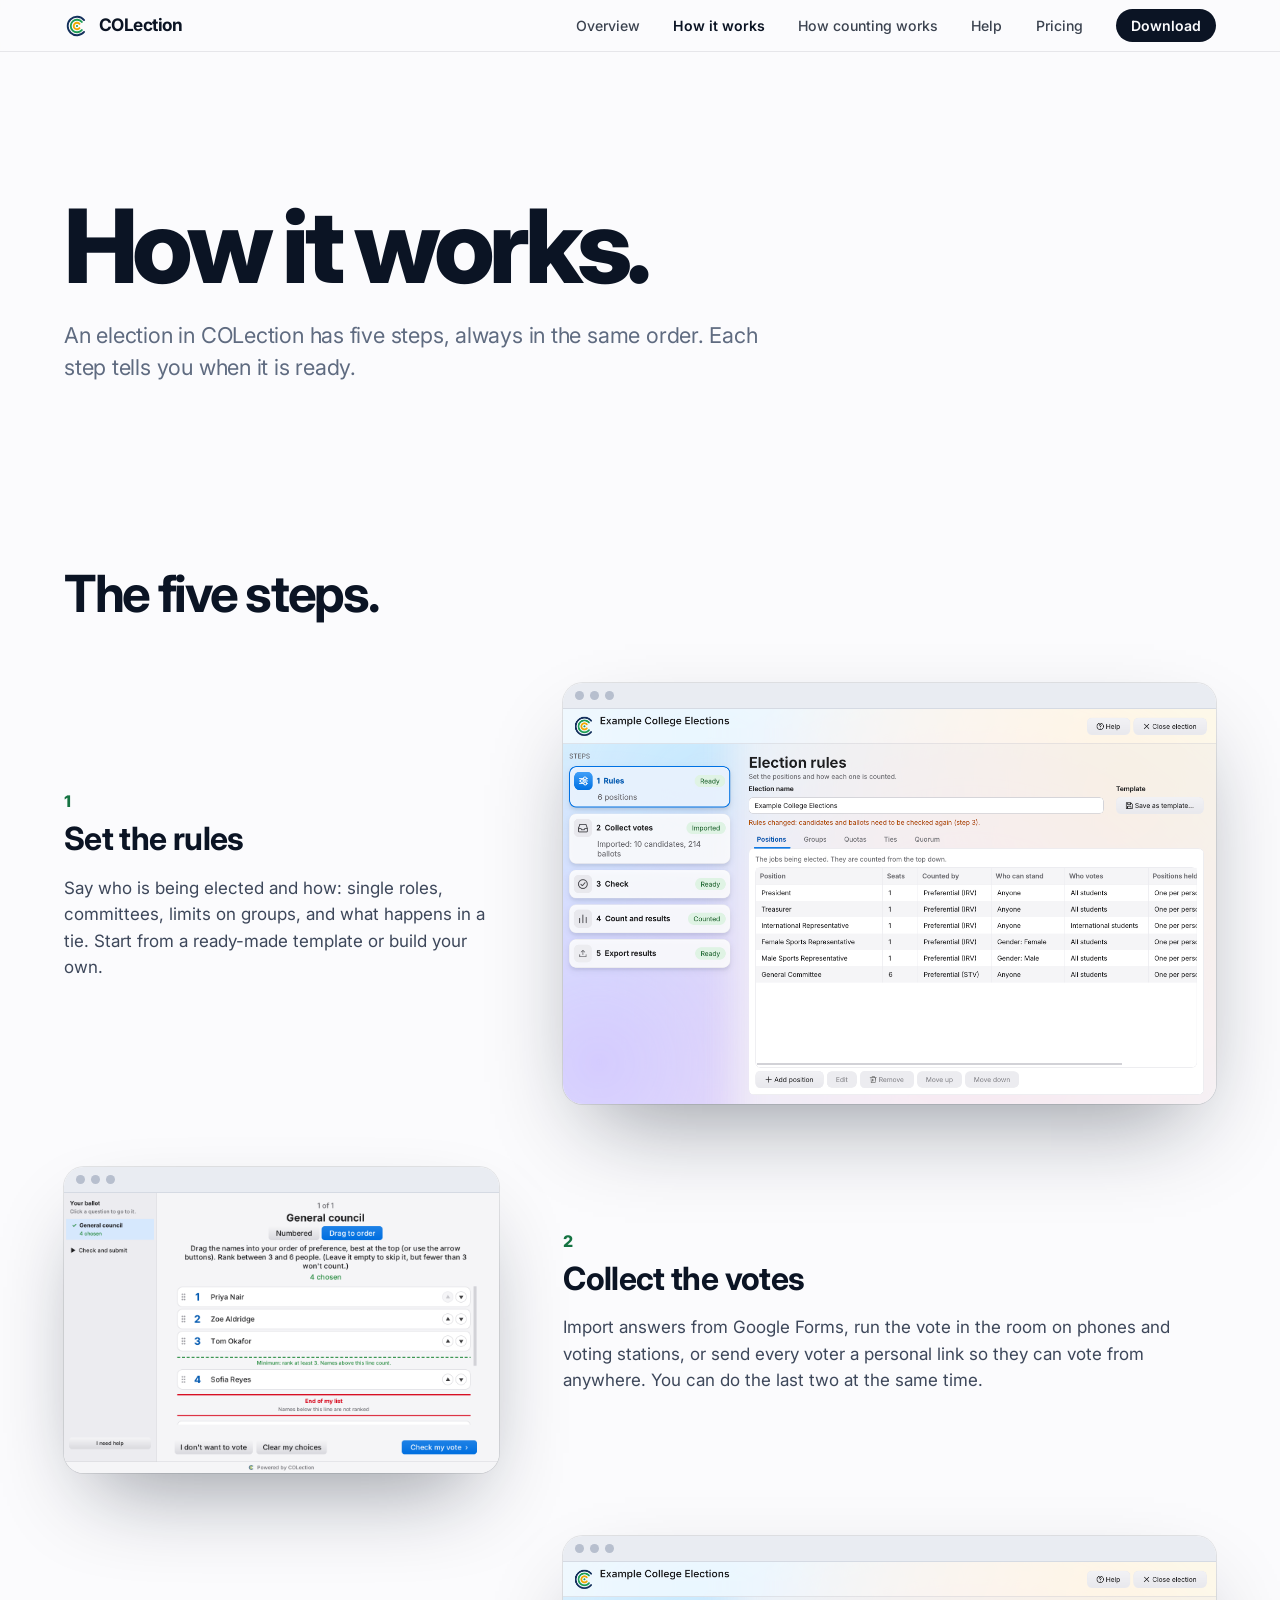
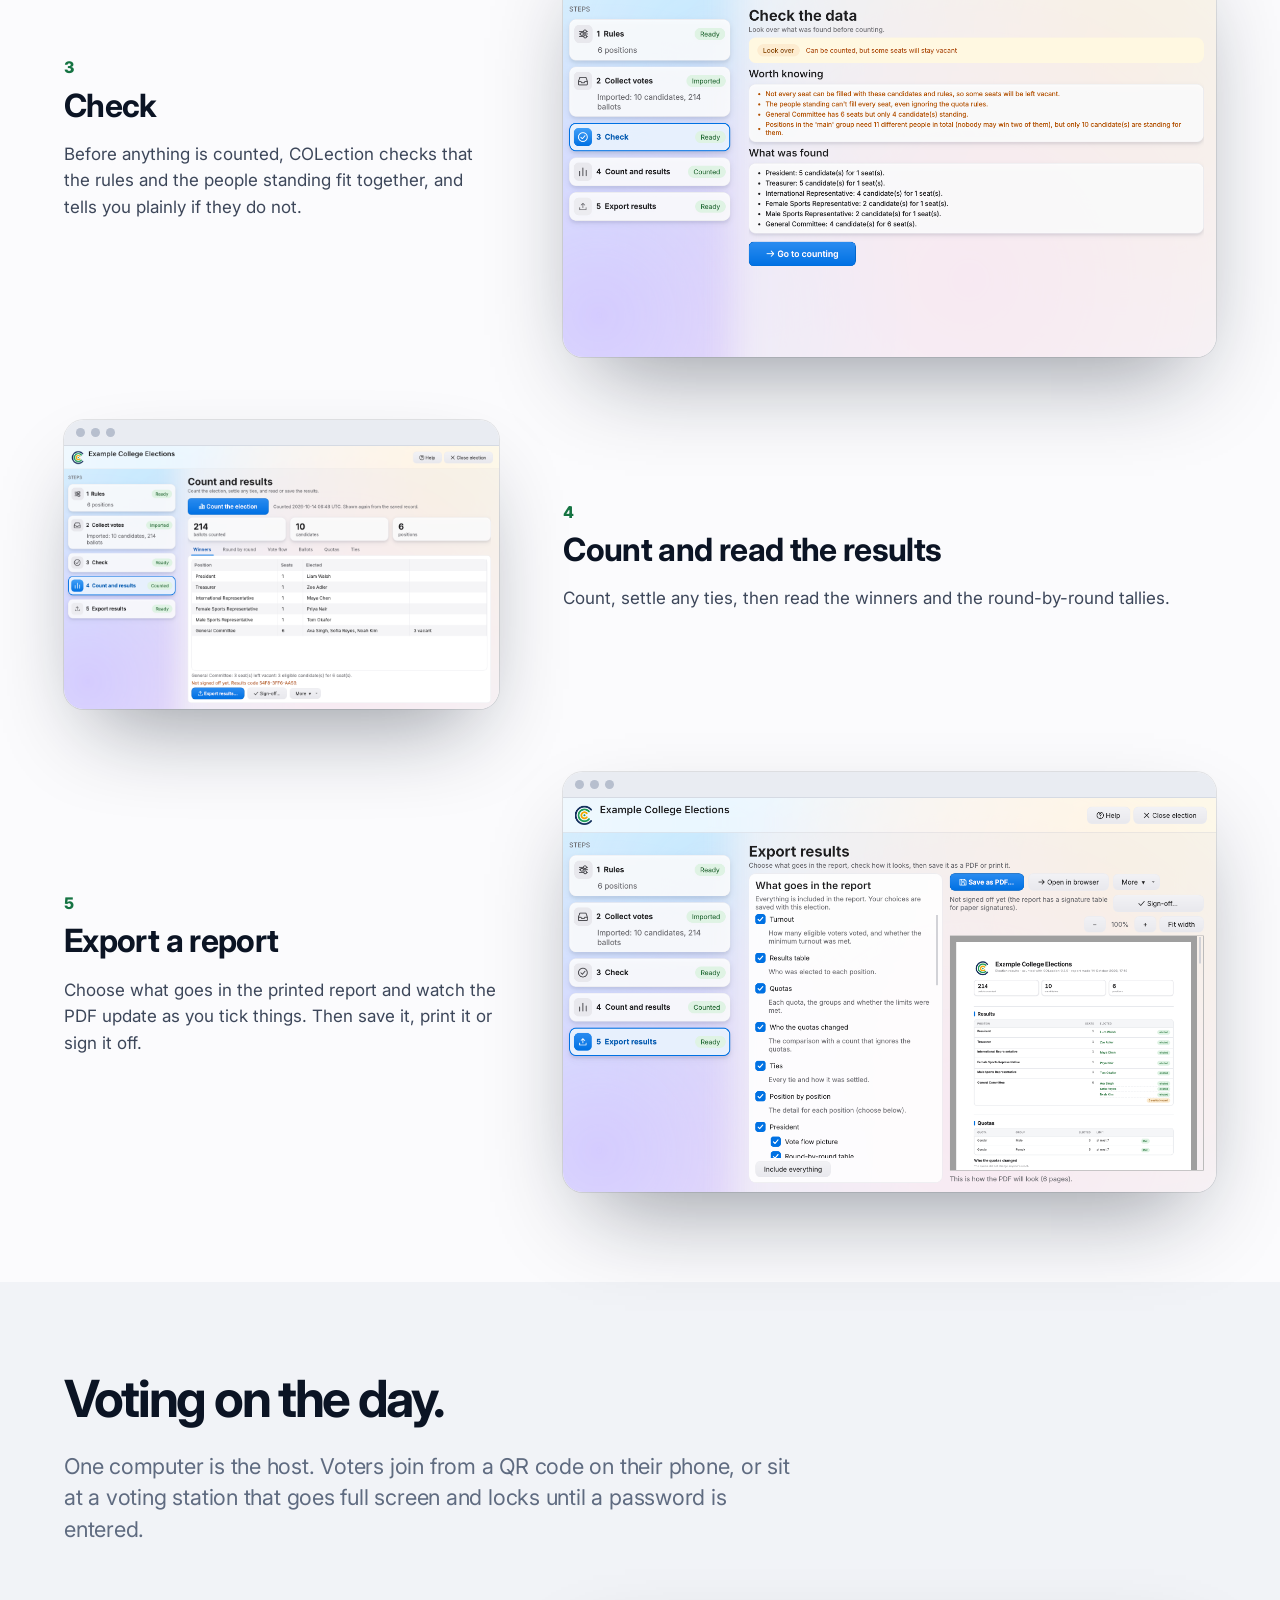
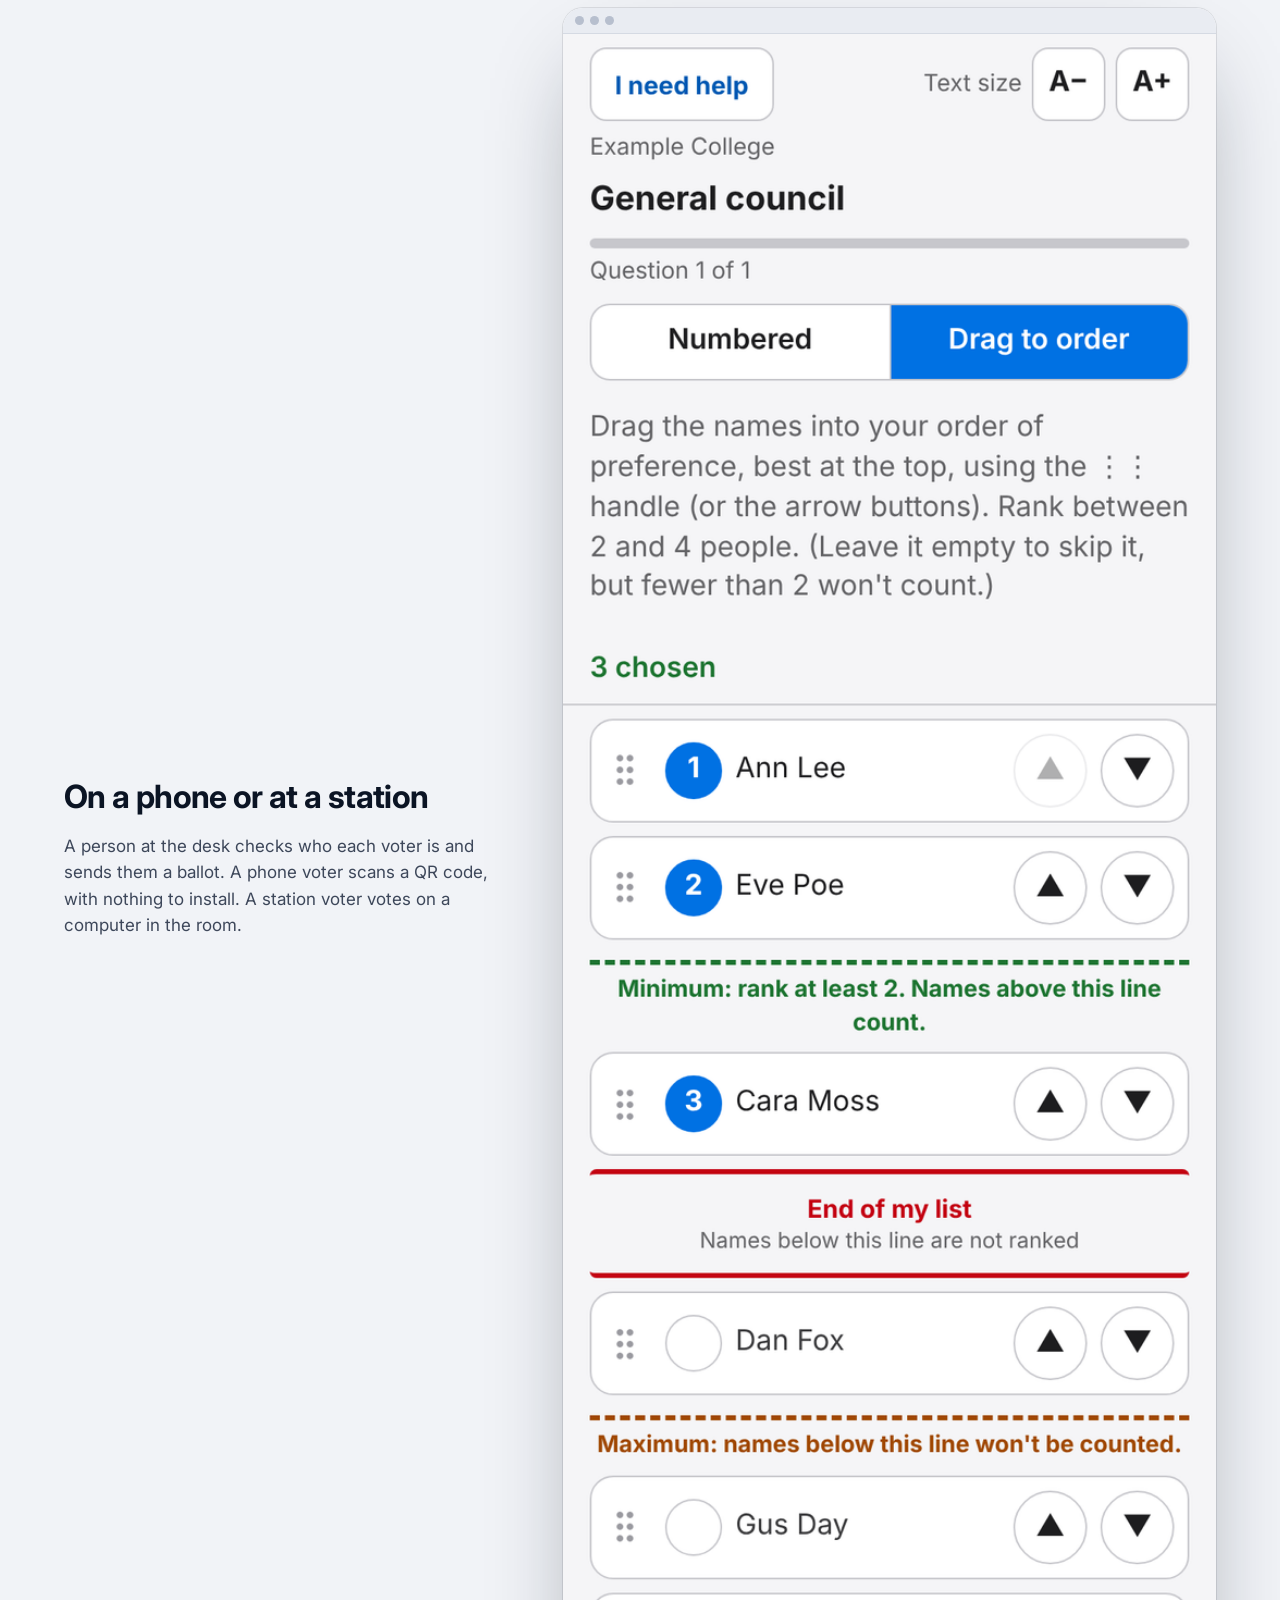
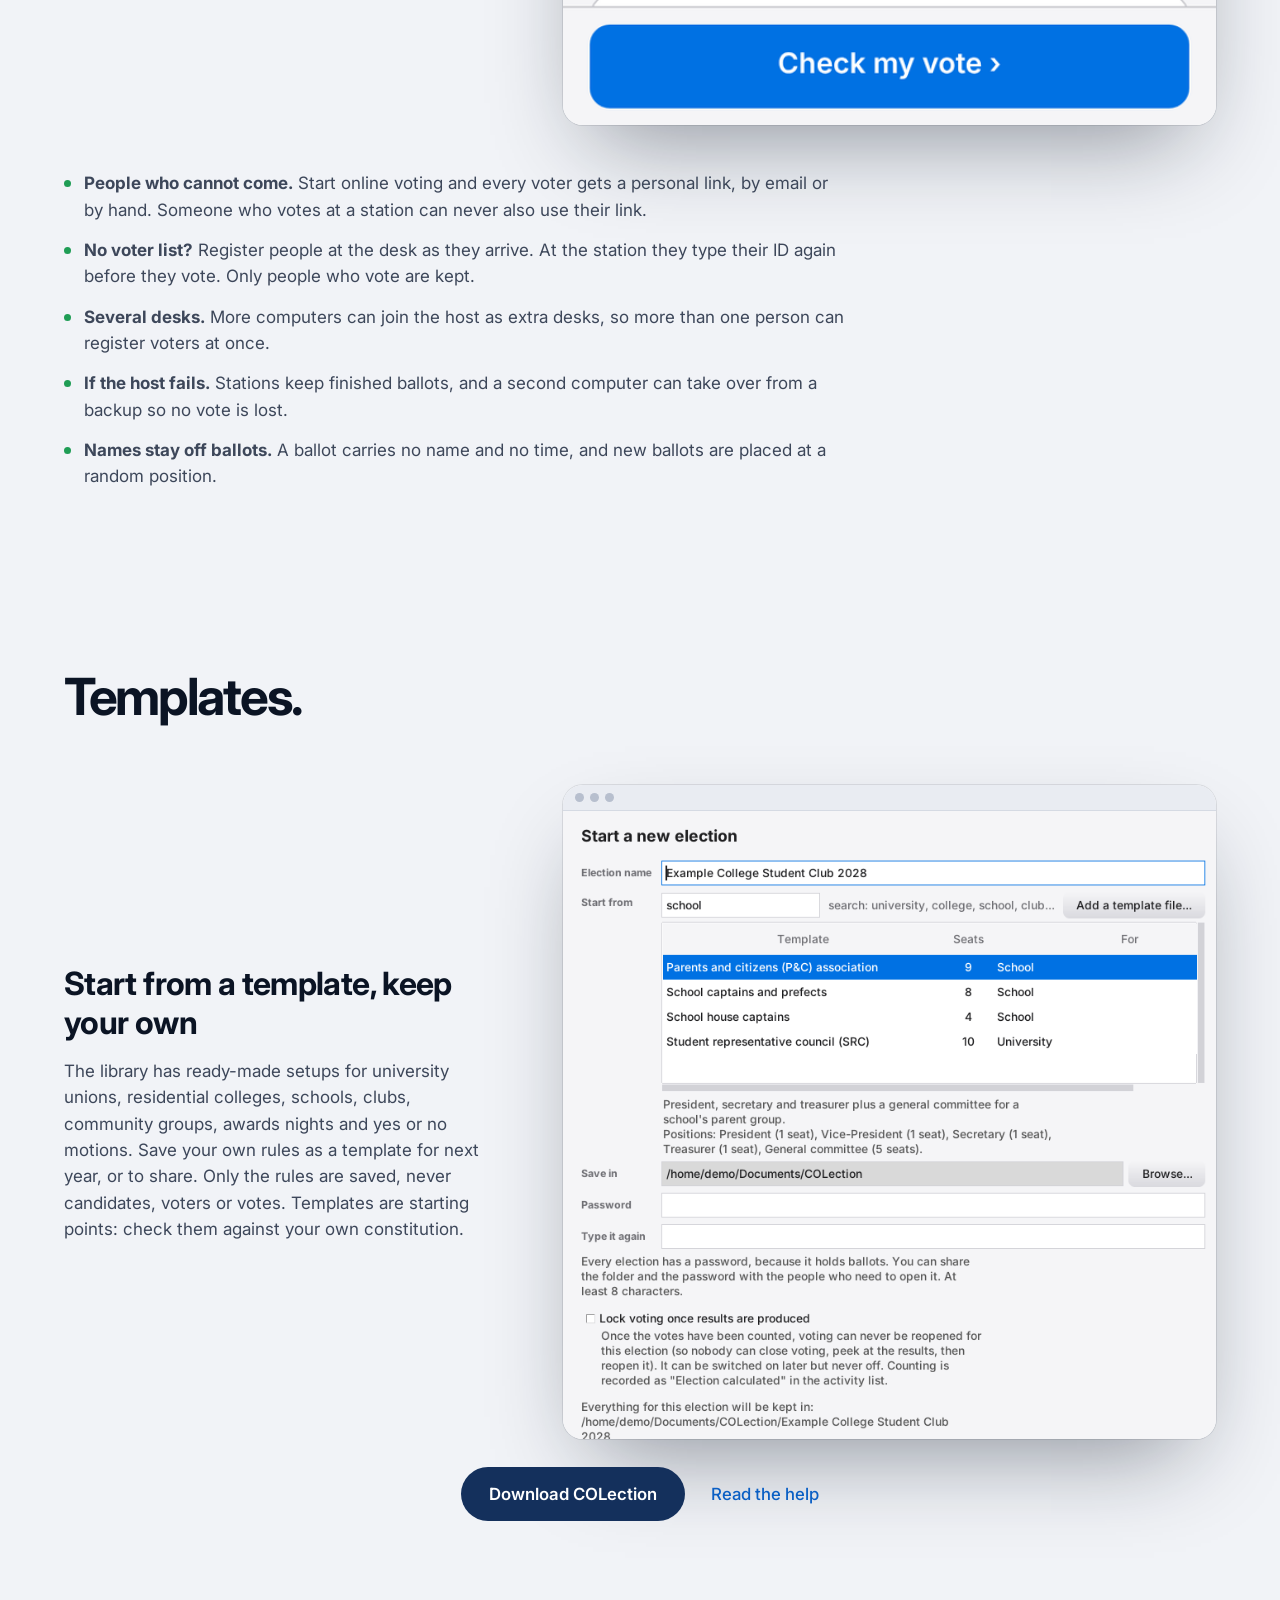
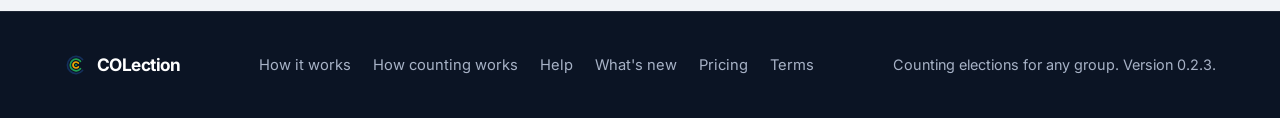
<file: how-it-works.html>
<!doctype html>
<html lang="en">
<head>
  <meta charset="utf-8">
  <meta name="viewport" content="width=device-width, initial-scale=1">
  <title>How it works - COLection</title>
  <meta name="description" content="How an election runs in COLection, from setting the rules to a signed report.">
  <meta name="color-scheme" content="light dark">
  <link rel="icon" href="images/favicon.svg" type="image/svg+xml">
  <link rel="preconnect" href="https://fonts.googleapis.com">
  <link rel="preconnect" href="https://fonts.gstatic.com" crossorigin>
  <link href="https://fonts.googleapis.com/css2?family=Inter:wght@400;500;600;700;800&display=swap" rel="stylesheet">
  <link rel="stylesheet" href="css/style.css">
  <script>document.documentElement.classList.add("js");</script>
</head>
<body class="inner">
  <a class="skip" href="#main">Skip to the content</a>

  <header class="top" id="top-bar">
    <a class="brand" href="index.html" aria-label="COLection, home">
      <img src="images/colection-mark.svg" alt="" width="26" height="26">
      <span>COLection</span>
    </a>
    <nav aria-label="Main">
      <a href="index.html">Overview</a>
      <a href="how-it-works.html" aria-current="page">How it works</a>
      <a href="counting.html">How counting works</a>
      <a href="help.html">Help</a>
      <a href="pricing.html">Pricing</a>
      <a class="pill" href="index.html#download">Download</a>
    </nav>
  </header>

  <main id="main">
    <section class="page-hero" aria-labelledby="page-title">
      <div class="wrap">
        <h1 id="page-title">How it works.</h1>
        <p class="sub">An election in COLection has five steps, always in the same order. Each step tells you when it is ready.</p>
      </div>
    </section>

    <section class="walk" aria-labelledby="walk-title">
      <div class="wrap">
        <h2 id="walk-title">The five steps.</h2>
        <article class="walk-step reveal">
          <div class="walk-text"><p class="walk-n">1</p><h3>Set the rules</h3><p>Say who is being elected and how: single roles, committees, limits on groups, and what happens in a tie. Start from a ready-made template or build your own.</p></div>
          <figure class="walk-shot"><div class="win"><div class="win-bar" aria-hidden="true"><i></i><i></i><i></i></div><img src="images/app-rules.png" width="1280" height="774" alt="The Rules step: a table of six positions and who can stand and vote." loading="lazy"></div></figure>
        </article>
        <article class="walk-step flip reveal">
          <div class="walk-text"><p class="walk-n">2</p><h3>Collect the votes</h3><p>Import answers from Google Forms, run the vote in the room on phones and voting stations, or send every voter a personal link so they can vote from anywhere. You can do the last two at the same time.</p></div>
          <figure class="walk-shot"><div class="win"><div class="win-bar" aria-hidden="true"><i></i><i></i><i></i></div><img src="images/app-ballot.png" width="1180" height="760" alt="A voting station showing four names ranked in order." loading="lazy"></div></figure>
        </article>
        <article class="walk-step reveal">
          <div class="walk-text"><p class="walk-n">3</p><h3>Check</h3><p>Before anything is counted, COLection checks that the rules and the people standing fit together, and tells you plainly if they do not.</p></div>
          <figure class="walk-shot"><div class="win"><div class="win-bar" aria-hidden="true"><i></i><i></i><i></i></div><img src="images/app-check.png" width="1280" height="774" alt="The Check step, listing what was found." loading="lazy"></div></figure>
        </article>
        <article class="walk-step flip reveal">
          <div class="walk-text"><p class="walk-n">4</p><h3>Count and read the results</h3><p>Count, settle any ties, then read the winners and the round-by-round tallies.</p></div>
          <figure class="walk-shot"><div class="win"><div class="win-bar" aria-hidden="true"><i></i><i></i><i></i></div><img src="images/app-count.png" width="1280" height="774" alt="The results screen, with the winners listed." loading="lazy"></div></figure>
        </article>
        <article class="walk-step reveal">
          <div class="walk-text"><p class="walk-n">5</p><h3>Export a report</h3><p>Choose what goes in the printed report and watch the PDF update as you tick things. Then save it, print it or sign it off.</p></div>
          <figure class="walk-shot"><div class="win"><div class="win-bar" aria-hidden="true"><i></i><i></i><i></i></div><img src="images/app-export.png" width="1280" height="774" alt="The Export step: tick boxes on the left, a PDF preview on the right." loading="lazy"></div></figure>
        </article>
      </div>
    </section>

    <section class="walk alt" aria-labelledby="day-title">
      <div class="wrap">
        <h2 id="day-title">Voting on the day.</h2>
        <p class="sub">One computer is the host. Voters join from a QR code on their phone, or sit at a voting station that goes full screen and locks until a password is entered.</p>
        <article class="walk-step reveal">
          <div class="walk-text"><p class="walk-n"></p><h3>On a phone or at a station</h3><p>A person at the desk checks who each voter is and sends them a ballot. A phone voter scans a QR code, with nothing to install. A station voter votes on a computer in the room.</p></div>
          <figure class="walk-shot"><div class="win"><div class="win-bar" aria-hidden="true"><i></i><i></i><i></i></div><img src="images/app-phone.png" width="600" height="1010" alt="The phone ballot with three names ranked." loading="lazy"></div></figure>
        </article>
        <ul class="plainlist">
          <li><strong>People who cannot come.</strong> Start online voting and every voter gets a personal link, by email or by hand. Someone who votes at a station can never also use their link.</li>
          <li><strong>No voter list?</strong> Register people at the desk as they arrive. At the station they type their ID again before they vote. Only people who vote are kept.</li>
          <li><strong>Several desks.</strong> More computers can join the host as extra desks, so more than one person can register voters at once.</li>
          <li><strong>If the host fails.</strong> Stations keep finished ballots, and a second computer can take over from a backup so no vote is lost.</li>
          <li><strong>Names stay off ballots.</strong> A ballot carries no name and no time, and new ballots are placed at a random position.</li>
        </ul>
      </div>
    </section>

    <section class="walk alt" aria-labelledby="tpl-title">
      <div class="wrap">
        <h2 id="tpl-title">Templates.</h2>
        <article class="walk-step reveal">
          <div class="walk-text"><p class="walk-n"></p><h3>Start from a template, keep your own</h3><p>The library has ready-made setups for university unions, residential colleges, schools, clubs, community groups, awards nights and yes or no motions. Save your own rules as a template for next year, or to share. Only the rules are saved, never candidates, voters or votes. Templates are starting points: check them against your own constitution.</p></div>
          <figure class="walk-shot"><div class="win"><div class="win-bar" aria-hidden="true"><i></i><i></i><i></i></div><img src="images/app-templates.png" width="790" height="760" alt="The New election window with a list of templates." loading="lazy"></div></figure>
        </article>
        <p class="actions centre"><a class="btn" href="index.html#download">Download COLection</a><a class="textlink alt" href="help.html">Read the help</a></p>
      </div>
    </section>
  </main>

  <footer class="foot" data-theme="dark">
    <div class="wrap foot-row">
      <a class="brand" href="index.html" aria-label="COLection, home">
        <img src="images/colection-mark.svg" alt="" width="24" height="24">
        <span>COLection</span>
      </a>
      <nav class="foot-nav" aria-label="Footer">
        <a href="how-it-works.html">How it works</a>
        <a href="counting.html">How counting works</a>
        <a href="help.html">Help</a>
        <a href="changelog.html">What's new</a>
        <a href="pricing.html">Pricing</a>
        <a href="terms.html">Terms</a>
      </nav>
      <p>Counting elections for any group. Version 0.2.3.</p>
    </div>
  </footer>
  <script src="js/site.js"></script>
</body>
</html>
</file>
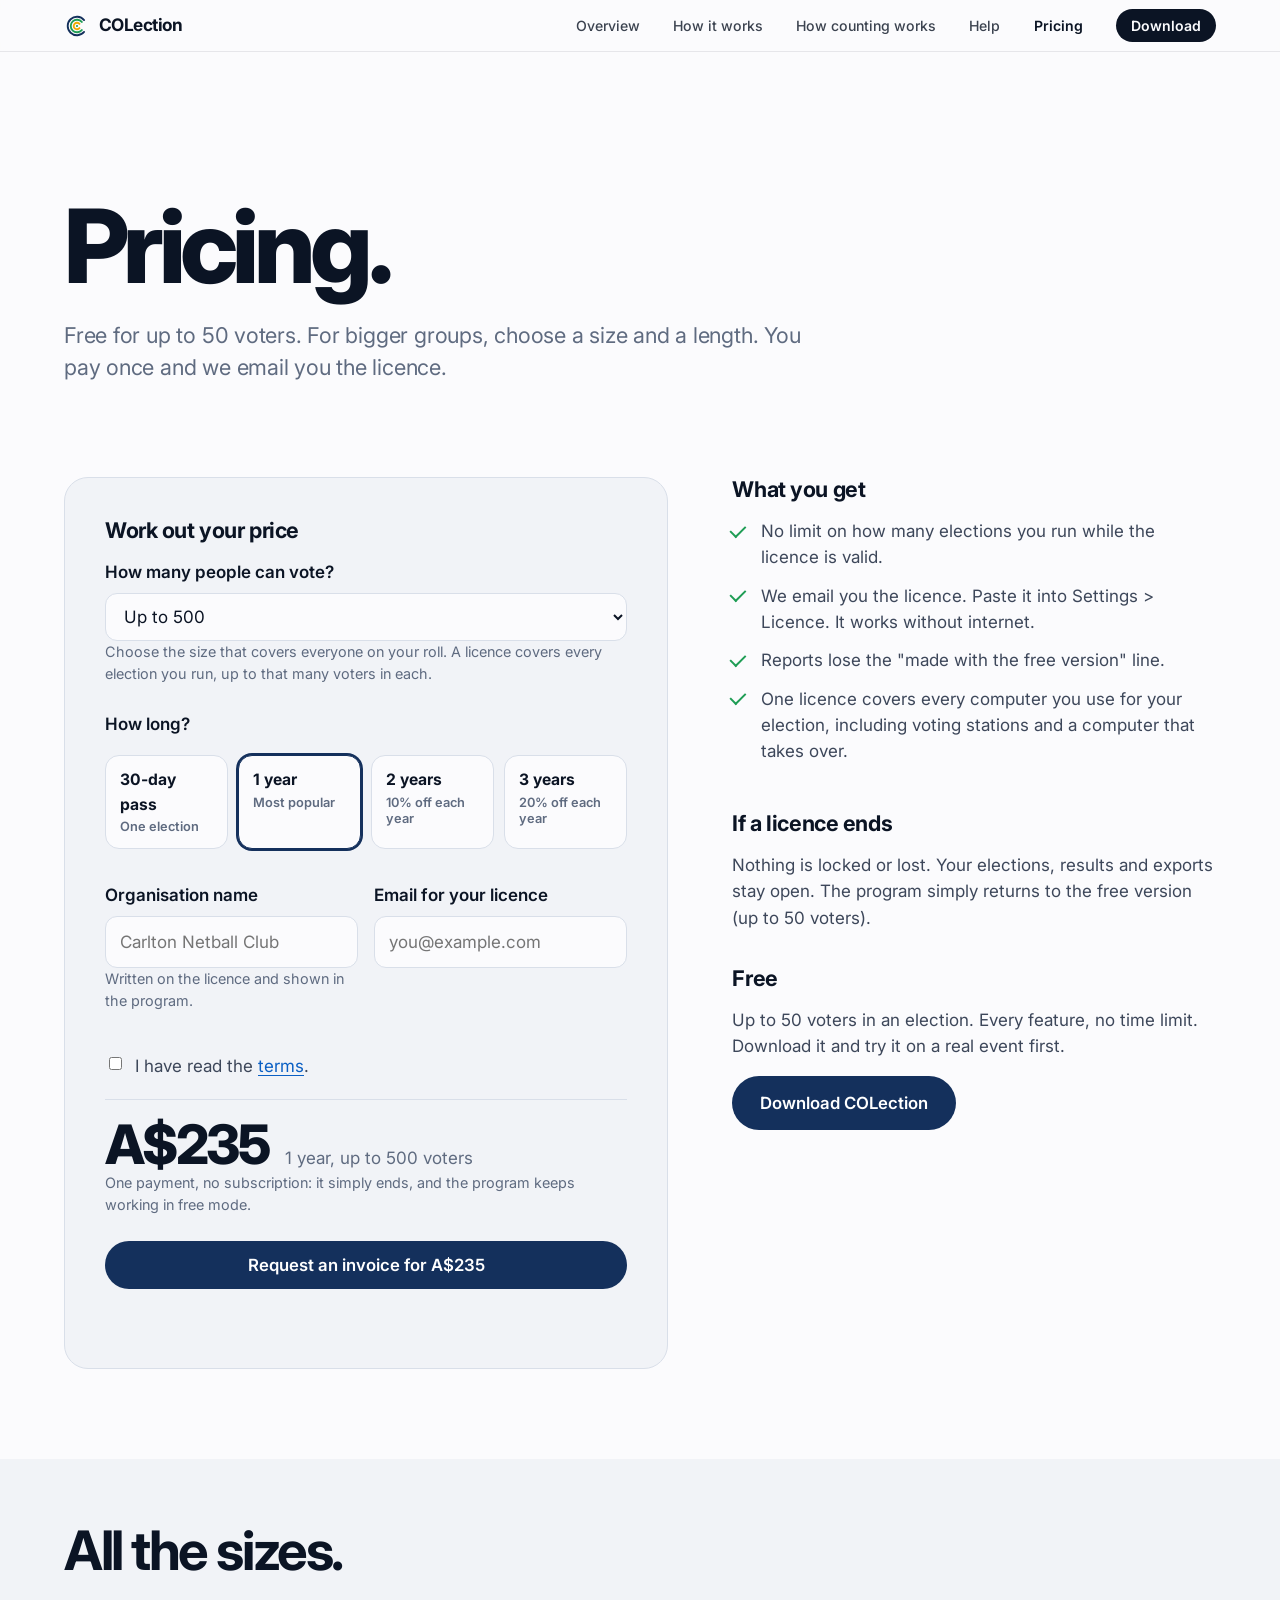
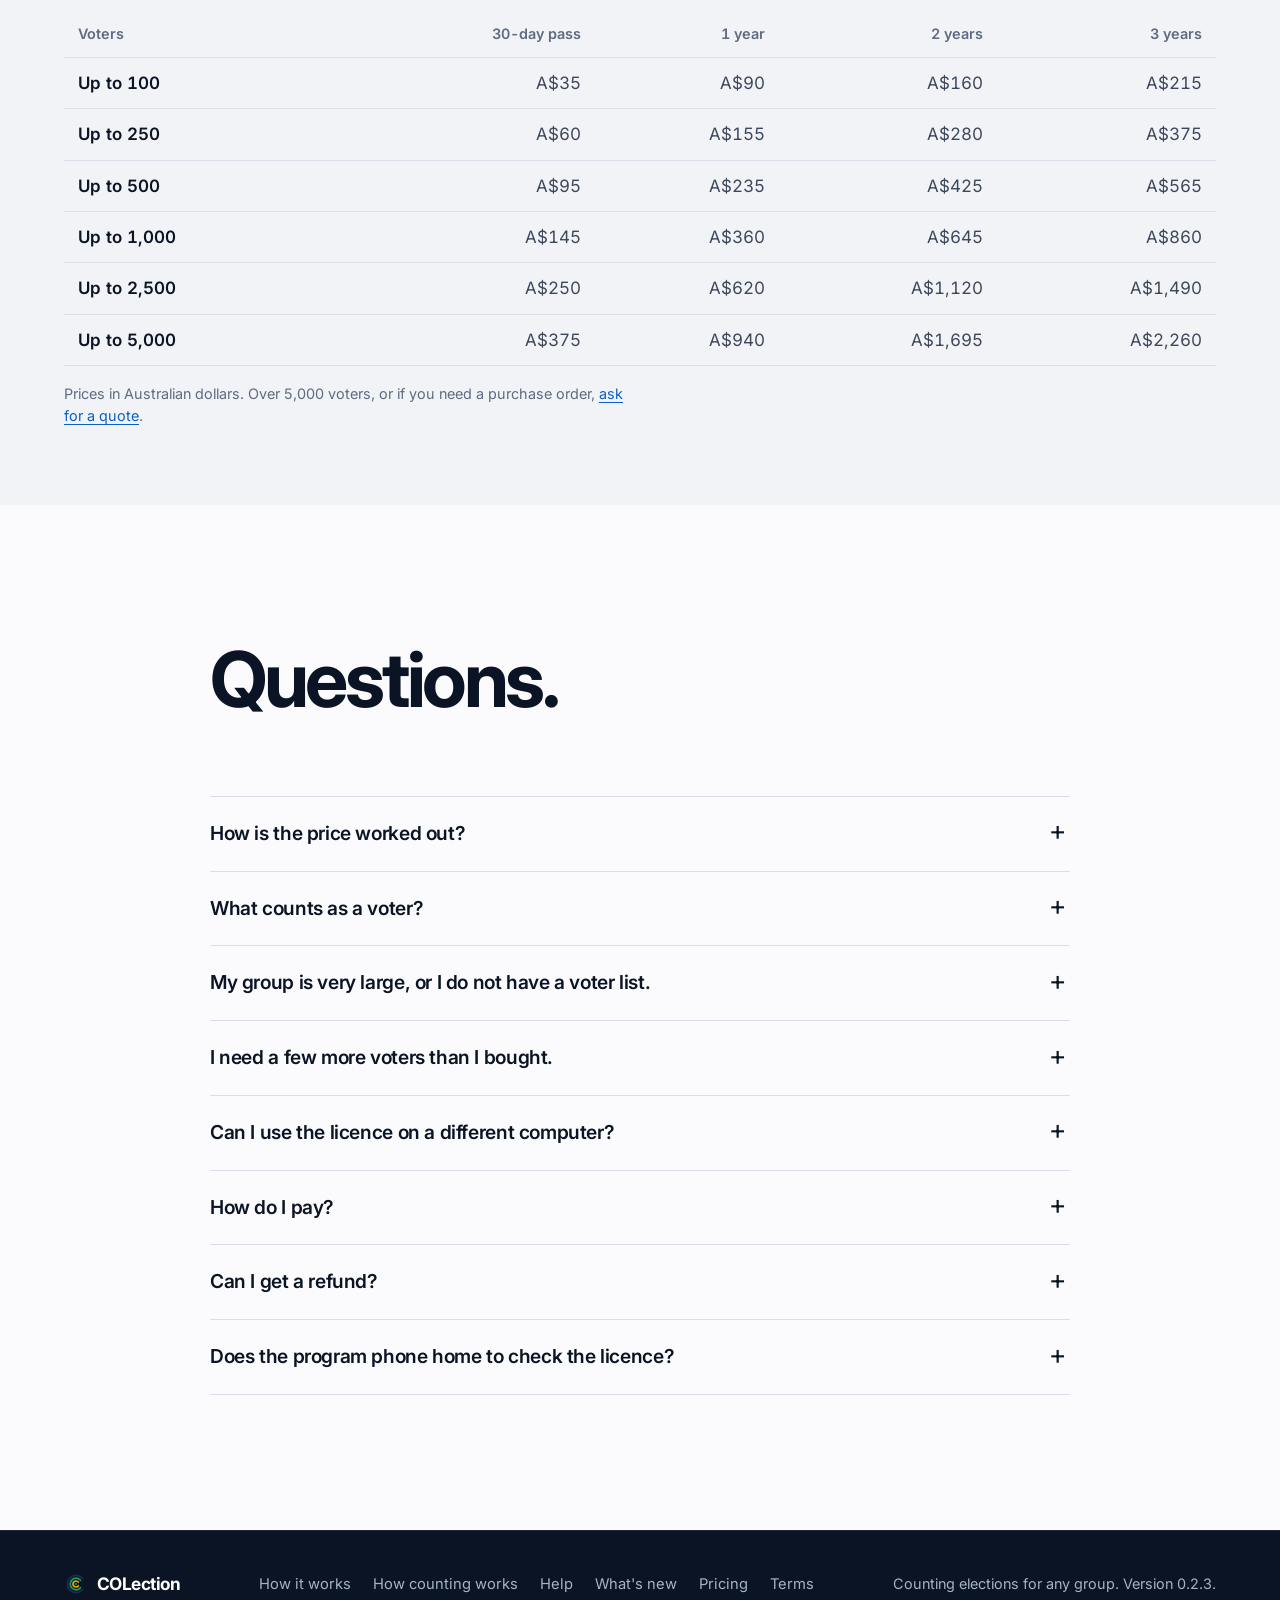
<file: pricing.html>
<!doctype html>
<html lang="en">
<head>
  <meta charset="utf-8">
  <meta name="viewport" content="width=device-width, initial-scale=1">
  <title>Pricing - COLection</title>
  <meta name="description" content="COLection is free for up to 50 voters. For bigger elections, pick the size and length you need and get your licence by email straight after paying.">
  <meta name="color-scheme" content="light dark">
  <link rel="icon" href="images/favicon.svg" type="image/svg+xml">
  <link rel="preconnect" href="https://fonts.googleapis.com">
  <link rel="preconnect" href="https://fonts.gstatic.com" crossorigin>
  <link href="https://fonts.googleapis.com/css2?family=Inter:wght@400;500;600;700;800&display=swap" rel="stylesheet">
  <link rel="stylesheet" href="css/style.css">
  <script>document.documentElement.classList.add("js");</script>
</head>
<body class="inner">
  <a class="skip" href="#main">Skip to the content</a>

  <header class="top" id="top-bar">
    <a class="brand" href="index.html" aria-label="COLection, home">
      <img src="images/colection-mark.svg" alt="" width="26" height="26">
      <span>COLection</span>
    </a>
    <nav aria-label="Main">
      <a href="index.html">Overview</a>
      <a href="how-it-works.html">How it works</a>
      <a href="counting.html">How counting works</a>
      <a href="help.html">Help</a>
      <a href="pricing.html" aria-current="page">Pricing</a>
      <a class="pill" href="index.html#download">Download</a>
    </nav>
  </header>

  <main id="main">
    <section class="page-hero" aria-labelledby="page-title">
      <div class="wrap">
        <h1 id="page-title">Pricing.</h1>
        <p class="sub">Free for up to 50 voters. For bigger groups, choose a size and a length. You pay once and we email you the licence.</p>
      </div>
    </section>

    <section class="pricing" aria-labelledby="calc-title">
      <div class="wrap pricing-grid">
        <form id="buy" class="calc" novalidate>
          <h2 id="calc-title" class="calc-title">Work out your price</h2>

          <div class="field">
            <label for="voters">How many people can vote?</label>
            <select id="voters" name="voters" aria-describedby="price-note">
              <option value="50">Up to 50: free</option>
              <option value="100">Up to 100</option>
              <option value="250">Up to 250</option>
              <option value="500" selected>Up to 500</option>
              <option value="1000">Up to 1,000</option>
              <option value="2500">Up to 2,500</option>
              <option value="5000">Up to 5,000</option>
              <option value="5001">More than 5,000: ask for a quote</option>
            </select>
            <p class="fine">Choose the size that covers everyone on your roll. A licence covers every election you run, up to that many voters in each.</p>
          </div>

          <fieldset class="field terms">
            <legend>How long?</legend>
            <label class="choice"><input type="radio" name="term" value="pass"><span><strong>30-day pass</strong><small>One election</small></span></label>
            <label class="choice"><input type="radio" name="term" value="1" checked><span><strong>1 year</strong><small>Most popular</small></span></label>
            <label class="choice"><input type="radio" name="term" value="2"><span><strong>2 years</strong><small>10% off each year</small></span></label>
            <label class="choice"><input type="radio" name="term" value="3"><span><strong>3 years</strong><small>20% off each year</small></span></label>
          </fieldset>

          <div class="field two">
            <div>
              <label for="org">Organisation name</label>
              <input id="org" name="org" autocomplete="organization" maxlength="80" placeholder="Carlton Netball Club">
              <p class="fine">Written on the licence and shown in the program.</p>
            </div>
            <div>
              <label for="email">Email for your licence</label>
              <input id="email" name="email" type="email" autocomplete="email" maxlength="120" placeholder="you@example.com">
            </div>
          </div>

          <label class="agree"><input type="checkbox" id="agree"> <span>I have read the <a href="terms.html" target="_blank" rel="noopener">terms</a>.</span></label>

          <div class="total" aria-live="polite">
            <p class="amount" id="price">-</p>
            <p class="detail" id="price-detail"></p>
          </div>
          <p class="fine" id="price-note"></p>
          <button class="btn buy" id="buy-button" type="submit">Pay</button>
          <p class="buy-message" id="buy-message" role="status"></p>
        </form>

        <aside class="plain">
          <h2 class="aside-title">What you get</h2>
          <ul class="ticks">
            <li>No limit on how many elections you run while the licence is valid.</li>
            <li>We email you the licence. Paste it into Settings &gt; Licence. It works without internet.</li>
            <li>Reports lose the "made with the free version" line.</li>
            <li>One licence covers every computer you use for your election, including voting stations and a computer that takes over.</li>
          </ul>
          <h2 class="aside-title">If a licence ends</h2>
          <p>Nothing is locked or lost. Your elections, results and exports stay open. The program simply returns to the free version (up to 50 voters).</p>
          <h2 class="aside-title">Free</h2>
          <p>Up to 50 voters in an election. Every feature, no time limit. Download it and try it on a real event first.</p>
          <p><a class="btn" href="index.html#download">Download COLection</a></p>
        </aside>
      </div>
    </section>

    <section class="examples" aria-labelledby="examples-title">
      <div class="wrap">
        <h2 id="examples-title">All the sizes.</h2>
        <div class="table-scroll">
          <table>
            <thead><tr><th scope="col">Voters</th><th scope="col">30-day pass</th><th scope="col">1 year</th><th scope="col">2 years</th><th scope="col">3 years</th></tr></thead>
            <tbody id="examples"></tbody>
          </table>
        </div>
        <p class="fine">Prices in Australian dollars. Over 5,000 voters, or if you need a purchase order, <a href="#" id="quote-link">ask for a quote</a>.</p>
      </div>
    </section>

    <section class="faq" aria-labelledby="faq-title">
      <div class="wrap">
        <h2 id="faq-title">Questions.</h2>
        <details><summary>How is the price worked out?</summary><p>By the size of your group: a bigger group pays more in total but less per voter. Longer licences get a discount for each extra year. The price you see here is the price you pay.</p></details>
        <details><summary>What counts as a voter?</summary><p>Anyone on the roll of an election. A licence for up to 500 voters covers any election with up to 500 people on its roll, as many times as you like while it lasts.</p></details>
        <details><summary>My group is very large, or I do not have a voter list.</summary><p>Over 5,000 voters, <a href="#" id="big-link">ask for a quote</a>. If you have no list at all (a union or a student body with tens of thousands of members), turn on walk-in registration: people are registered at a desk as they arrive, and the licence limit counts the people registered, so you only pay for the people who actually vote.</p></details>
        <details><summary>I need a few more voters than I bought.</summary><p>The program will tell you when an election is over the limit, and you can buy a bigger licence. Email us and we will take what you have paid into account.</p></details>
        <details><summary>Can I use the licence on a different computer?</summary><p>Yes. It is a line of text you paste in on any computer you use for your organisation. It is for your organisation's use, not for sharing with other groups.</p></details>
        <details><summary>How do I pay?</summary><p>By bank transfer. Choose your size and length above and press the button: your email program opens with the details filled in. We reply with an invoice (purchase orders are fine), and once the payment arrives we email you the licence. You can also <a href="#" id="invoice-link">email us</a> directly with your organisation name, the number of voters and the length you need, and we will send an invoice.</p></details>
        <details><summary>Can I get a refund?</summary><p>If it does not work for you, tell us within 14 days and we will refund you in full. A refunded licence stops being accepted by updated versions of the program.</p></details>
        <details><summary>Does the program phone home to check the licence?</summary><p>No. The licence is checked on your computer, with no internet needed. Nothing about your elections or voters ever leaves your computer.</p></details>
      </div>
    </section>
  </main>

  <footer class="foot" data-theme="dark">
    <div class="wrap foot-row">
      <a class="brand" href="index.html" aria-label="COLection, home">
        <img src="images/colection-mark.svg" alt="" width="24" height="24">
        <span>COLection</span>
      </a>
      <nav class="foot-nav" aria-label="Footer">
        <a href="how-it-works.html">How it works</a>
        <a href="counting.html">How counting works</a>
        <a href="help.html">Help</a>
        <a href="changelog.html">What's new</a>
        <a href="pricing.html">Pricing</a>
        <a href="terms.html">Terms</a>
      </nav>
      <p>Counting elections for any group. Version 0.2.3.</p>
    </div>
  </footer>
  <script src="js/site-config.js"></script>
  <script src="js/pricing.js"></script>
  <script src="js/pricing-page.js"></script>
  <script src="js/site.js"></script>
  <script>
    (function () {
      var c = window.COL_SITE || {}, mail = "mailto:" + (c.CONTACT_EMAIL || "");
      var q = document.getElementById("quote-link"), i = document.getElementById("invoice-link"), b = document.getElementById("big-link");
      if (q) q.href = mail + "?subject=" + encodeURIComponent("COLection quote");
      if (b) b.href = mail + "?subject=" + encodeURIComponent("COLection quote, large group");
      if (i) i.href = mail + "?subject=" + encodeURIComponent("COLection invoice request");
    })();
  </script>
</body>
</html>
</file>
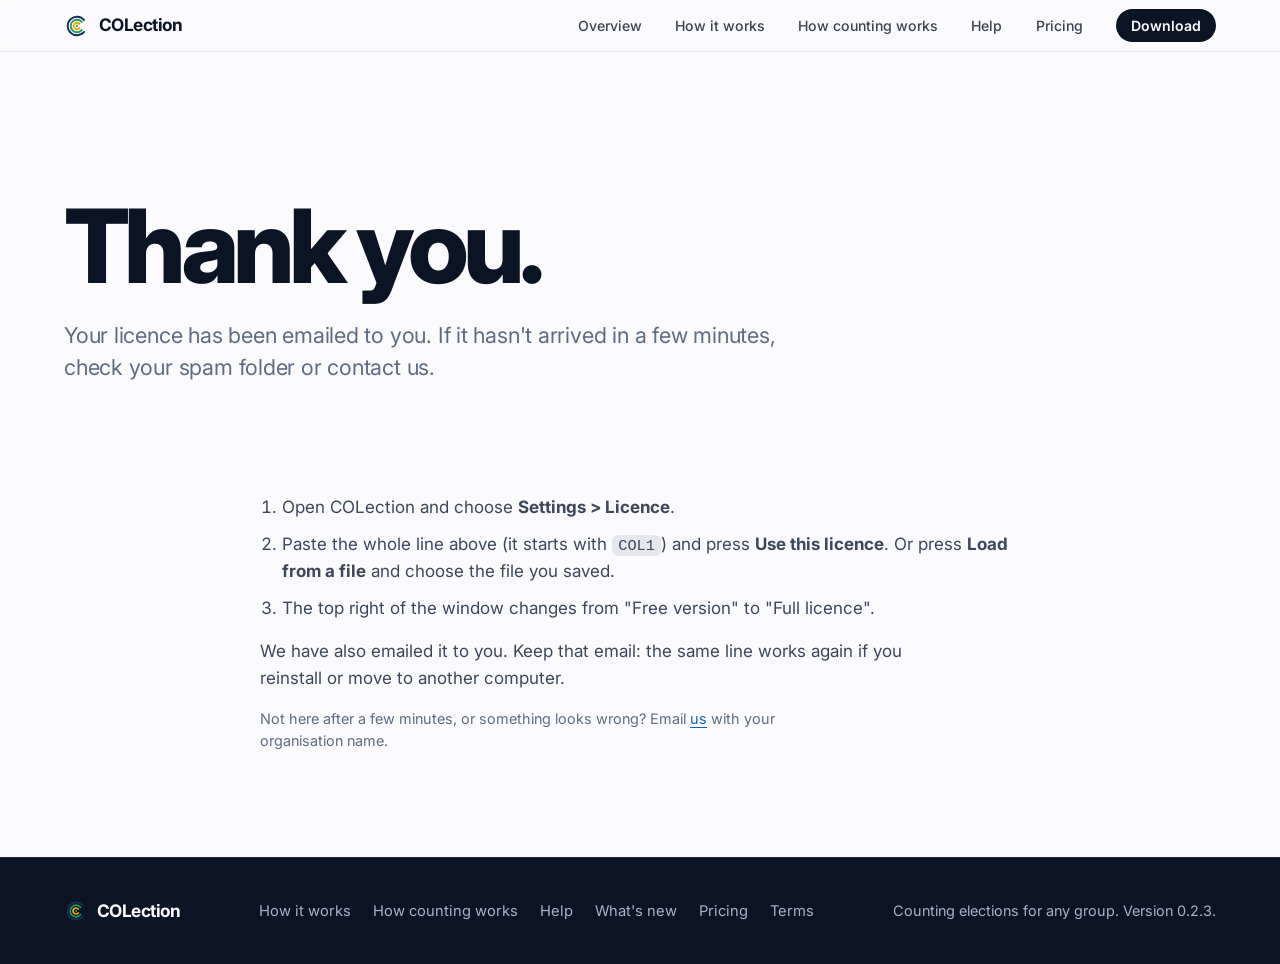
<file: success.html>
<!doctype html>
<html lang="en">
<head>
  <meta charset="utf-8">
  <meta name="viewport" content="width=device-width, initial-scale=1">
  <title>Your licence - COLection</title>
  <meta name="description" content="Your COLection licence.">
  <meta name="color-scheme" content="light dark">
  <link rel="icon" href="images/favicon.svg" type="image/svg+xml">
  <link rel="preconnect" href="https://fonts.googleapis.com">
  <link rel="preconnect" href="https://fonts.gstatic.com" crossorigin>
  <link href="https://fonts.googleapis.com/css2?family=Inter:wght@400;500;600;700;800&display=swap" rel="stylesheet">
  <link rel="stylesheet" href="css/style.css">
  <script>document.documentElement.classList.add("js");</script>
</head>
<body class="inner">
  <a class="skip" href="#main">Skip to the content</a>

  <header class="top" id="top-bar">
    <a class="brand" href="index.html" aria-label="COLection, home">
      <img src="images/colection-mark.svg" alt="" width="26" height="26">
      <span>COLection</span>
    </a>
    <nav aria-label="Main">
      <a href="index.html">Overview</a>
      <a href="how-it-works.html">How it works</a>
      <a href="counting.html">How counting works</a>
      <a href="help.html">Help</a>
      <a href="pricing.html">Pricing</a>
      <a class="pill" href="index.html#download">Download</a>
    </nav>
  </header>

  <main id="main">
    <section class="page-hero" aria-labelledby="page-title">
      <div class="wrap">
        <h1 id="page-title">Thank you.</h1>
        <p class="sub" id="status">Getting your licence...</p>
      </div>
    </section>
    <section class="success" aria-label="Your licence">
      <div class="wrap narrow">
        <div id="licence-card" class="licence-card" hidden>
          <dl>
            <div><dt>Licensed to</dt><dd id="l-org"></dd></div>
            <div><dt>Plan</dt><dd id="l-term"></dd></div>
            <div><dt>Voter limit</dt><dd id="l-voters"></dd></div>
            <div><dt>Valid until</dt><dd id="l-expires"></dd></div>
            <div><dt>Licence number</dt><dd id="l-id"></dd></div>
          </dl>
          <label for="l-text">Your licence</label>
          <textarea id="l-text" readonly rows="5" spellcheck="false"></textarea>
          <p class="actions-row"><button class="btn" id="copy" type="button">Copy the licence</button> <a class="btn ghost" id="save" download="COLection-licence.txt" href="#">Save as a file</a></p>
          <p class="fine" id="copy-message" role="status"></p>
        </div>
        <ol class="steps-plain">
          <li>Open COLection and choose <strong>Settings &gt; Licence</strong>.</li>
          <li>Paste the whole line above (it starts with <code>COL1</code>) and press <strong>Use this licence</strong>. Or press <strong>Load from a file</strong> and choose the file you saved.</li>
          <li>The top right of the window changes from "Free version" to "Full licence".</li>
        </ol>
        <p>We have also emailed it to you. Keep that email: the same line works again if you reinstall or move to another computer.</p>
        <p class="fine">Not here after a few minutes, or something looks wrong? Email <a id="help-mail" href="#">us</a> with your organisation name.</p>
      </div>
    </section>
  </main>

  <footer class="foot" data-theme="dark">
    <div class="wrap foot-row">
      <a class="brand" href="index.html" aria-label="COLection, home">
        <img src="images/colection-mark.svg" alt="" width="24" height="24">
        <span>COLection</span>
      </a>
      <nav class="foot-nav" aria-label="Footer">
        <a href="how-it-works.html">How it works</a>
        <a href="counting.html">How counting works</a>
        <a href="help.html">Help</a>
        <a href="changelog.html">What's new</a>
        <a href="pricing.html">Pricing</a>
        <a href="terms.html">Terms</a>
      </nav>
      <p>Counting elections for any group. Version 0.2.3.</p>
    </div>
  </footer>
  <script src="js/site-config.js"></script>
  <script src="js/success.js"></script>
  <script src="js/site.js"></script>
</body>
</html>
</file>
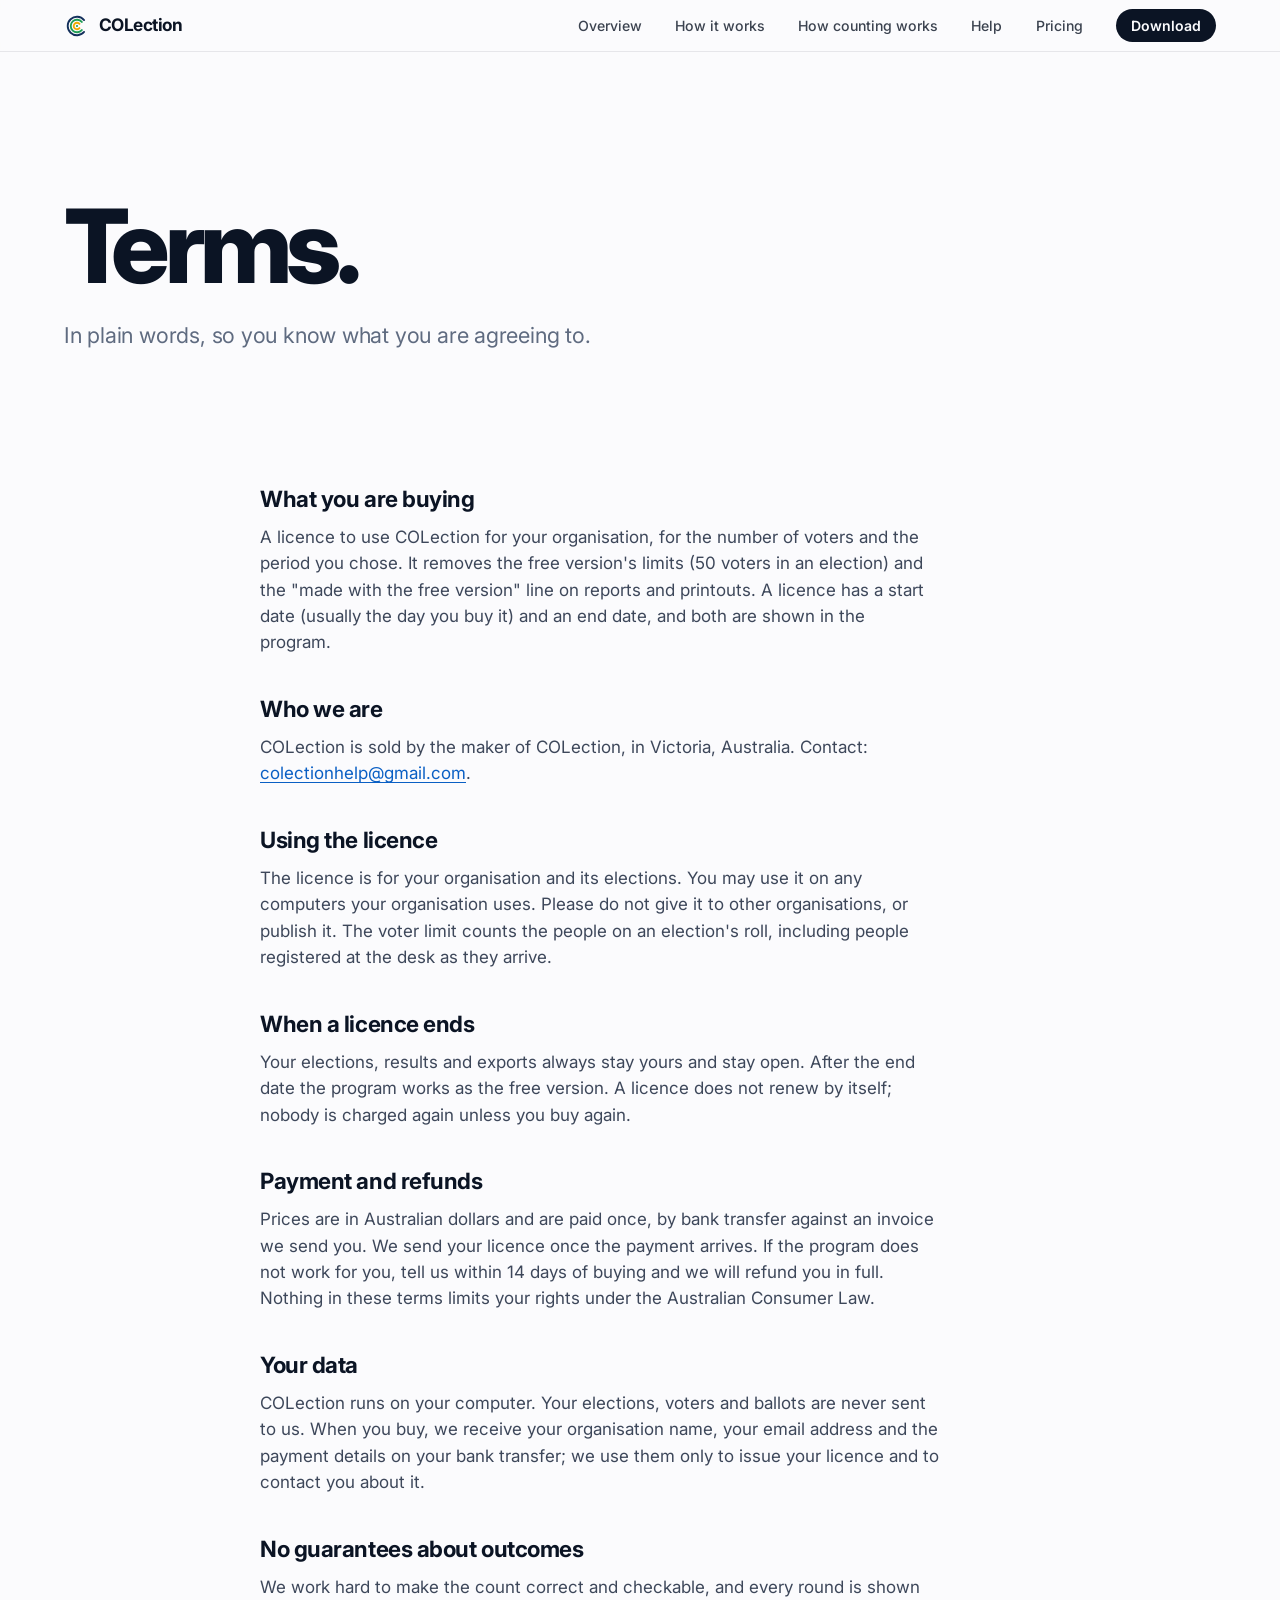
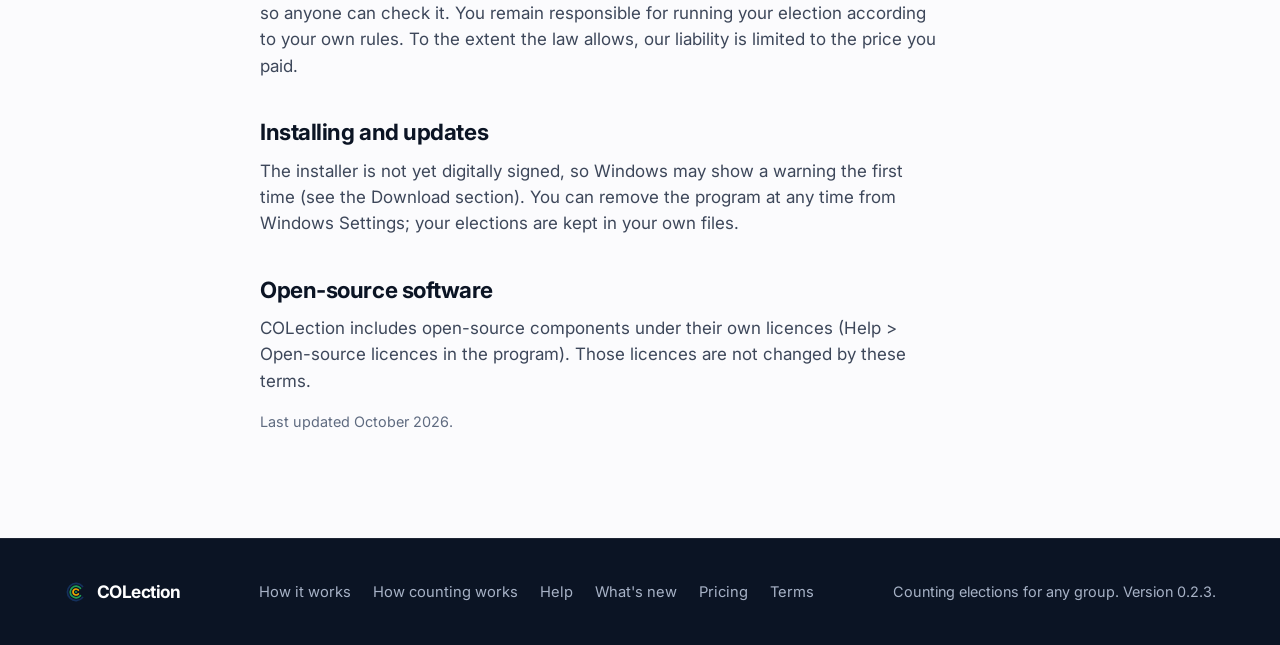
<file: terms.html>
<!doctype html>
<html lang="en">
<head>
  <meta charset="utf-8">
  <meta name="viewport" content="width=device-width, initial-scale=1">
  <title>Terms - COLection</title>
  <meta name="description" content="The terms for buying and using a COLection licence.">
  <meta name="color-scheme" content="light dark">
  <link rel="icon" href="images/favicon.svg" type="image/svg+xml">
  <link rel="preconnect" href="https://fonts.googleapis.com">
  <link rel="preconnect" href="https://fonts.gstatic.com" crossorigin>
  <link href="https://fonts.googleapis.com/css2?family=Inter:wght@400;500;600;700;800&display=swap" rel="stylesheet">
  <link rel="stylesheet" href="css/style.css">
  <script>document.documentElement.classList.add("js");</script>
</head>
<body class="inner">
  <a class="skip" href="#main">Skip to the content</a>

  <header class="top" id="top-bar">
    <a class="brand" href="index.html" aria-label="COLection, home">
      <img src="images/colection-mark.svg" alt="" width="26" height="26">
      <span>COLection</span>
    </a>
    <nav aria-label="Main">
      <a href="index.html">Overview</a>
      <a href="how-it-works.html">How it works</a>
      <a href="counting.html">How counting works</a>
      <a href="help.html">Help</a>
      <a href="pricing.html">Pricing</a>
      <a class="pill" href="index.html#download">Download</a>
    </nav>
  </header>

  <main id="main">
    <section class="page-hero" aria-labelledby="page-title">
      <div class="wrap">
        <h1 id="page-title">Terms.</h1>
        <p class="sub">In plain words, so you know what you are agreeing to.</p>
      </div>
    </section>
    <section class="legal" aria-label="Terms">
      <div class="wrap narrow">
        <h2>What you are buying</h2>
        <p>A licence to use COLection for your organisation, for the number of voters and the period you chose. It removes the free version's limits (50 voters in an election) and the "made with the free version" line on reports and printouts. A licence has a start date (usually the day you buy it) and an end date, and both are shown in the program.</p>
        <h2>Who we are</h2>
        <p>COLection is sold by <span id="terms-seller">the maker of COLection</span>, in Victoria, Australia. Contact: <a id="terms-mail" href="#">email</a>.</p>
        <h2>Using the licence</h2>
        <p>The licence is for your organisation and its elections. You may use it on any computers your organisation uses. Please do not give it to other organisations, or publish it. The voter limit counts the people on an election's roll, including people registered at the desk as they arrive.</p>
        <h2>When a licence ends</h2>
        <p>Your elections, results and exports always stay yours and stay open. After the end date the program works as the free version. A licence does not renew by itself; nobody is charged again unless you buy again.</p>
        <h2>Payment and refunds</h2>
        <p>Prices are in Australian dollars and are paid once, by bank transfer against an invoice we send you. We send your licence once the payment arrives. If the program does not work for you, tell us within <span id="terms-refund">14</span> days of buying and we will refund you in full. Nothing in these terms limits your rights under the Australian Consumer Law.</p>
        <h2>Your data</h2>
        <p>COLection runs on your computer. Your elections, voters and ballots are never sent to us. When you buy, we receive your organisation name, your email address and the payment details on your bank transfer; we use them only to issue your licence and to contact you about it.</p>
        <h2>No guarantees about outcomes</h2>
        <p>We work hard to make the count correct and checkable, and every round is shown so anyone can check it. You remain responsible for running your election according to your own rules. To the extent the law allows, our liability is limited to the price you paid.</p>
        <h2>Installing and updates</h2>
        <p>The installer is not yet digitally signed, so Windows may show a warning the first time (see the Download section). You can remove the program at any time from Windows Settings; your elections are kept in your own files.</p>
        <h2>Open-source software</h2>
        <p>COLection includes open-source components under their own licences (Help &gt; Open-source licences in the program). Those licences are not changed by these terms.</p>
        <p class="fine">Last updated October 2026.</p>
      </div>
    </section>
  </main>

  <footer class="foot" data-theme="dark">
    <div class="wrap foot-row">
      <a class="brand" href="index.html" aria-label="COLection, home">
        <img src="images/colection-mark.svg" alt="" width="24" height="24">
        <span>COLection</span>
      </a>
      <nav class="foot-nav" aria-label="Footer">
        <a href="how-it-works.html">How it works</a>
        <a href="counting.html">How counting works</a>
        <a href="help.html">Help</a>
        <a href="changelog.html">What's new</a>
        <a href="pricing.html">Pricing</a>
        <a href="terms.html">Terms</a>
      </nav>
      <p>Counting elections for any group. Version 0.2.3.</p>
    </div>
  </footer>
  <script src="js/site-config.js"></script>
  <script src="js/site.js"></script>
  <script>(function(){var c=window.COL_SITE||{},a=document.getElementById("terms-mail"),s=document.getElementById("terms-seller"),r=document.getElementById("terms-refund");if(a){a.href="mailto:"+(c.CONTACT_EMAIL||"");a.textContent=c.CONTACT_EMAIL||"email";}if(s&&c.SELLER)s.textContent=c.SELLER;if(r&&c.REFUND_DAYS)r.textContent=c.REFUND_DAYS;})();</script>
</body>
</html>
</file>
<file: css/style.css>
/* COLection site.
   Colours come from the program's logo: navy, green and amber.
   Change the values in :root to restyle the whole page.
   The big scroll moments (the rings, the step walkthrough, the sideways rules, the growing report) are driven by js/site.js,
   which sets CSS variables; with "reduce motion" switched on, or on a small screen, they fall back to plain stacked sections. */

:root {
  --night: #0b1424;          /* dark chapters: a near-black version of the logo navy */
  --ink: #0b1424;            /* headings on light */
  --navy: #14305c;
  --body: #3d475a;           /* paragraph text on light (9:1 on paper) */
  --mute: #5f6b80;           /* captions (5.2:1 on paper) */
  --paper: #fbfbfd;
  --fog: #f1f3f7;
  --rule: #d9dfe9;
  --green: #1f9d55;
  --green-text: #157342;
  --amber: #f5ac0b;
  --amber-text: #7a4f00;
  --blue: #0a5fc4;
  --sky: #7db8ff;            /* links on dark */
  --out: #a9b4c6;
  --on-dark: #eef2f8;
  --on-dark-mute: #a7b2c6;
  --dim: #c4cbd8;            /* words not yet read */
  --bar: rgba(251, 251, 253, .72);

  --font: "Inter", system-ui, -apple-system, "Segoe UI", Roboto, sans-serif;
  --gutter: clamp(20px, 5vw, 64px);
  --ease: cubic-bezier(.16, 1, .3, 1);
}

@media (prefers-color-scheme: dark) {
  :root {
    --ink: #f3f6fb; --navy: #3a6fd0; --body: #b4bfd1; --mute: #94a0b5; --paper: #0a1120; --fog: #0f1a2e; --rule: #243350;
    --green-text: #5fd08a; --amber-text: #f2c14e; --blue: #7db8ff; --out: #56637c; --dim: #34425c; --bar: rgba(10, 17, 32, .72);
  }
}
@view-transition { navigation: auto; }
::view-transition-old(root) { animation: .25s ease both fade-out; }
::view-transition-new(root) { animation: .45s ease both fade-in; }
@keyframes fade-out { to { opacity: 0; } }
@keyframes fade-in { from { opacity: 0; } }

*, *::before, *::after { box-sizing: border-box; }
html { scroll-behavior: smooth; scroll-padding-top: 56px; }
body {
  margin: 0; background: var(--paper); color: var(--body);
  font-family: var(--font); font-size: 1.0625rem; line-height: 1.55;
  -webkit-font-smoothing: antialiased; text-rendering: optimizeLegibility;
  overflow-x: clip;
}
img { max-width: 100%; height: auto; display: block; }
h1, h2, h3 { color: var(--ink); margin: 0; font-weight: 700; }
h1 { font-size: clamp(3rem, 9.4vw, 8.2rem); font-weight: 800; line-height: .98; letter-spacing: -.055em; }
h2 { font-size: clamp(2.3rem, 6vw, 5rem); line-height: 1.03; letter-spacing: -.045em; max-width: 14em; }
h3 { font-size: 1.3rem; line-height: 1.2; letter-spacing: -.02em; }
p { margin: 0 0 1em; max-width: 40em; }
.sub { font-size: clamp(1.1rem, 1.7vw, 1.4rem); line-height: 1.45; color: var(--mute); max-width: 34em; margin-top: 1.1em; letter-spacing: -.01em; }
a { color: var(--blue); text-underline-offset: 3px; }
code { font-family: ui-monospace, "Cascadia Mono", Consolas, monospace; font-size: .9em; background: rgba(127, 140, 160, .18); padding: .1em .4em; border-radius: 6px; }
.fine { font-size: .9rem; color: var(--mute); }
:focus-visible { outline: 3px solid var(--blue); outline-offset: 3px; border-radius: 6px; }
[data-theme="dark"] :focus-visible { outline-color: var(--sky); }

.skip { position: absolute; left: -999px; top: 8px; background: var(--ink); color: #fff; padding: 10px 14px; border-radius: 10px; z-index: 60; }
.skip:focus { left: 8px; }
.wrap { width: min(1180px, 100% - 2 * var(--gutter)); margin-inline: auto; }

/* ---------- the bar across the top (turns light on dark chapters) ---------- */
.top {
  position: fixed; inset: 0 0 auto 0; z-index: 40; height: 52px;
  display: flex; align-items: center; justify-content: space-between; gap: 24px; padding: 0 var(--gutter);
  background: var(--bar); -webkit-backdrop-filter: saturate(180%) blur(22px); backdrop-filter: saturate(180%) blur(22px);
  border-bottom: 1px solid color-mix(in srgb, var(--ink) 9%, transparent);
  transition: background-color .4s ease, border-color .4s ease, color .4s ease;
}
.top.dark { background: rgba(11, 20, 36, .55); border-bottom-color: rgba(255, 255, 255, .1); }
.brand { display: inline-flex; align-items: center; gap: 9px; text-decoration: none; color: var(--ink); font-weight: 700; font-size: 1.08rem; letter-spacing: -.03em; transition: color .4s ease; }
.top nav { display: flex; align-items: center; gap: clamp(14px, 2.6vw, 34px); }
.top nav a { color: var(--ink); text-decoration: none; font-weight: 500; font-size: .88rem; opacity: .8; transition: opacity .2s ease, color .4s ease; }
.top nav a:hover { opacity: 1; }
.top nav a.pill { background: var(--ink); color: var(--paper); opacity: 1; padding: 6px 15px; border-radius: 999px; font-weight: 600; transition: background-color .4s ease, color .4s ease, transform .3s var(--ease); }
.top nav a.pill:hover { transform: scale(1.05); }
.top.dark .brand, .top.dark nav a { color: var(--on-dark); }
.top.dark nav a.pill { background: #fff; color: var(--night); }

/* ---------- buttons ---------- */
.actions { display: flex; flex-wrap: wrap; align-items: center; gap: 14px 26px; margin: 1.6em 0 0; }
.btn { display: inline-block; text-decoration: none; font-weight: 600; font-size: 1.05rem; padding: 14px 28px; border-radius: 999px; background: var(--navy); color: #fff; transition: transform .3s var(--ease), box-shadow .3s ease; }
.btn:hover { transform: scale(1.04); box-shadow: 0 12px 30px -10px rgba(20, 48, 92, .5); }
.btn.light { background: #fff; color: var(--night); }
.textlink { color: var(--sky); text-decoration: none; font-weight: 500; font-size: 1.05rem; }
.textlink:hover { text-decoration: underline; text-underline-offset: 5px; }

/* ---------- 1. hero: fly through the rings ---------- */
.hero-track { height: 340vh; background: var(--night); position: relative; }
.hero-stage {
  position: sticky; top: 0; height: 100vh; height: 100svh; overflow: hidden;
  background: var(--stage-bg, var(--night)); color: var(--on-dark);
}
.hero-copy { position: absolute; inset: 15vh var(--gutter) auto; text-align: center; will-change: transform, opacity; }
.hero-copy h1 { color: #fff; margin-inline: auto; max-width: 8em; }
.hero-copy .lead { font-size: clamp(1.15rem, 2vw, 1.6rem); color: var(--on-dark-mute); margin: 1.2em auto 0; letter-spacing: -.01em; }
.hero-copy .actions { justify-content: center; margin-inline: auto; }
.rings {
  position: absolute; left: 50%; bottom: -36vmin; width: 72vmin; height: 72vmin; margin-left: -36vmin;
  overflow: visible; opacity: var(--ro, 1);
}
.hero-line { position: absolute; left: var(--gutter); right: var(--gutter); top: 24vh; margin: 0; max-width: none; text-align: center; color: #fff; font-size: clamp(2.2rem, 6.4vw, 5.6rem); font-weight: 800; line-height: 1.02; letter-spacing: -.05em; opacity: 0; }
.scroll-cue { position: absolute; right: var(--gutter); bottom: 22px; margin: 0; text-align: center; font-size: .8rem; letter-spacing: .02em; color: var(--on-dark-mute); max-width: none; opacity: var(--cue, 1); }
.scroll-cue::after { content: ""; display: block; width: 1px; height: 26px; margin: 8px auto 0; background: linear-gradient(var(--on-dark-mute), transparent); animation: cue 2.2s ease-in-out infinite; transform-origin: top; }
@keyframes cue { 0%, 100% { transform: scaleY(.3); opacity: .4; } 50% { transform: scaleY(1); opacity: 1; } }

/* ---------- 2. the statement: words light up ---------- */
.statement { padding: clamp(110px, 24vh, 260px) var(--gutter); }
.words { width: min(1000px, 100%); margin: 0 auto; max-width: none; font-size: clamp(1.9rem, 4.6vw, 3.9rem); line-height: 1.14; font-weight: 700; letter-spacing: -.04em; }
.words .w { color: var(--dim); transition: color .35s ease; }
.words .w.lit { color: var(--ink); }
html:not(.js) .words { color: var(--ink); }

/* ---------- 3. five steps, pinned ---------- */
.steps-track { height: 520vh; position: relative; background: var(--fog); }
.steps-stage {
  position: sticky; top: 0; height: 100vh; height: 100svh; padding: 76px var(--gutter) 28px;
  display: grid; grid-template-columns: minmax(0, 4fr) minmax(0, 8fr); gap: clamp(24px, 3vw, 48px); align-items: center;
}
.steps-text h2 { font-size: clamp(2rem, 4.2vw, 3.6rem); }
.steps-text .sub { margin-top: .8em; font-size: clamp(1rem, 1.3vw, 1.15rem); }
.step-list { list-style: none; margin: 1.6em 0 0; padding: 0; counter-reset: s; }
.step-list li { counter-increment: s; position: relative; padding: 10px 0 10px 44px; opacity: .32; transition: opacity .5s ease; }
.step-list li::before {
  content: counter(s); position: absolute; left: 0; top: 11px; width: 28px; height: 28px; border-radius: 50%; display: grid; place-items: center;
  font-size: .85rem; font-weight: 700; border: 2px solid var(--rule); color: var(--mute); background: var(--fog); transition: all .5s var(--ease);
}
.step-list li.on { opacity: 1; }
.step-list li.on::before { background: var(--navy); border-color: var(--navy); color: #fff; transform: scale(1.12); }
.step-list h3 { font-size: 1.25rem; }
.step-list p { margin: 0; max-height: 0; overflow: hidden; opacity: 0; font-size: 1rem; line-height: 1.45; transition: max-height .6s var(--ease), opacity .5s ease, margin .5s ease; }
.step-list li.on p { max-height: 8em; opacity: 1; margin-top: 4px; }
.steps-shots { position: relative; aspect-ratio: 1280 / 800; width: 100%; }
.frame { position: absolute; inset: 0; margin: 0; opacity: 0; transform: translateY(7%) scale(.94); transition: opacity .7s ease, transform .9s var(--ease); pointer-events: none; }
.frame.on { opacity: 1; transform: none; }
.frame.past { transform: translateY(-7%) scale(.94); }
.win { border-radius: clamp(12px, 1.6vw, 20px); overflow: hidden; background: #fff; box-shadow: 0 40px 90px -30px rgba(11, 20, 36, .45), 0 0 0 1px rgba(11, 20, 36, .1); }
.win-bar { display: flex; gap: 6px; align-items: center; height: 26px; padding: 0 12px; background: #e9ecf2; border-bottom: 1px solid #d5dae3; }
.win-bar i { width: 9px; height: 9px; border-radius: 50%; background: #b7bfce; }
.win img { width: 100%; aspect-ratio: 1280 / 774; object-fit: cover; object-position: top left; }
.frame .win { height: 100%; display: flex; flex-direction: column; }
.frame .win img { flex: 1; min-height: 0; aspect-ratio: auto; }

/* ---------- 4. watch a count ---------- */
.count-head { margin-bottom: clamp(36px, 7vh, 72px); }
.ballot-sheet {
  --ink: #0b1424; --body: #3d475a; --mute: #5f6b80; --fog: #f1f3f7; --rule: #d9dfe9; --navy: #14305c; --green-text: #157342; --amber-text: #7a4f00; --out: #a9b4c6;
  margin: 0 auto; width: min(780px, 100% - 2 * var(--gutter)); background: #fff; color: var(--body); border-radius: 28px; padding: clamp(20px, 3.4vw, 40px);
  box-shadow: 0 40px 90px -40px rgba(11, 20, 36, .35), 0 0 0 1px rgba(11, 20, 36, .08);
}
.sheet-head { display: flex; justify-content: space-between; align-items: flex-start; gap: 16px; padding-bottom: 16px; border-bottom: 1px solid var(--rule); }
.sheet-head h3 { font-size: 1.7rem; }
.sheet-sub { margin: 4px 0 0; color: var(--mute); font-size: .95rem; }
.round-tag { margin: 0; font-weight: 700; font-size: .95rem; color: var(--ink); background: var(--fog); padding: 6px 14px; border-radius: 999px; white-space: nowrap; }
.bars { list-style: none; margin: 18px 0 8px; padding: 0; position: relative; }
.bar-row { display: grid; grid-template-columns: 8.2em 1fr 3em; align-items: center; gap: 12px; padding: 4px 0; min-height: 46px; font-size: .98rem; }
.bar-name { color: var(--ink); font-weight: 500; white-space: nowrap; overflow: hidden; text-overflow: ellipsis; }
.bar-name small { display: block; font-size: .78rem; font-weight: 400; color: var(--mute); line-height: 1.1; }
.bar-track { position: relative; height: 22px; background: var(--fog); border-radius: 11px; }
.bar-fill { position: absolute; inset: 0 auto 0 0; width: 0; background: var(--navy); border-radius: 11px; transition: width .9s cubic-bezier(.2, .7, .2, 1), background-color .4s ease; }
.bar-num { text-align: right; font-weight: 700; color: var(--ink); font-variant-numeric: tabular-nums; }
.bar-row.out .bar-fill { background: var(--out); }
.bar-row.out .bar-name, .bar-row.out .bar-num { color: var(--mute); }
.bar-row.won .bar-fill { background: var(--green); }
.bar-row.won .bar-name small { color: var(--green-text); font-weight: 600; }
.bar-row.next .bar-name small { color: var(--amber-text); font-weight: 600; }
.threshold { position: absolute; top: 0; bottom: 0; width: 0; border-left: 3px dashed var(--amber); pointer-events: none; transition: left .9s cubic-bezier(.2, .7, .2, 1); }
.threshold-note { display: flex; align-items: center; gap: 10px; margin: 6px 0 14px; font-size: .9rem; color: var(--amber-text); max-width: none; }
.swatch { width: 18px; border-top: 3px dashed var(--amber); flex: none; }
.story { min-height: 5.6em; margin: 0 0 14px; font-size: 1rem; color: var(--ink); max-width: none; padding-top: 14px; border-top: 1px solid var(--rule); }
.sheet-controls { display: flex; gap: 10px; }
.sheet-controls button { font: inherit; font-weight: 600; font-size: .95rem; padding: 10px 20px; border-radius: 999px; border: 1px solid var(--rule); background: #fff; color: var(--ink); cursor: pointer; transition: transform .25s var(--ease), border-color .2s ease; }
.sheet-controls button:hover:not(:disabled) { border-color: var(--navy); transform: scale(1.04); }
.sheet-controls button.primary { background: var(--navy); color: #fff; border-color: var(--navy); }
.sheet-controls button:disabled { opacity: .4; cursor: default; }
.sheet-note { margin: 18px 0 0; font-size: .85rem; color: var(--mute); line-height: 1.45; }

/* ---------- 5. voting ---------- */
.voting { background: var(--paper); padding: clamp(100px, 18vh, 200px) 0 clamp(60px, 10vh, 120px); }
.voting-shots { display: grid; grid-template-columns: minmax(0, 3fr) minmax(0, 8fr); gap: clamp(20px, 4vw, 56px); align-items: center; margin-top: clamp(50px, 9vh, 100px); }
.parallax { margin: 0; transform: translate3d(0, var(--py, 0px), 0); will-change: transform; }
.parallax > img, .parallax .win { width: 100%; border-radius: 28px; box-shadow: 0 40px 90px -30px rgba(11, 20, 36, .4), 0 0 0 1px rgba(11, 20, 36, .08); }
.parallax.phone { max-width: 320px; margin-inline: auto; }
figcaption { margin-top: 14px; font-size: .88rem; color: var(--mute); text-align: center; }
.facts { display: grid; grid-template-columns: repeat(auto-fit, minmax(210px, 1fr)); gap: clamp(24px, 3vw, 44px); margin-top: clamp(70px, 12vh, 140px); padding-top: 36px; border-top: 1px solid var(--rule); }
.facts dt { font-weight: 700; color: var(--ink); font-size: 1.12rem; letter-spacing: -.02em; margin-bottom: 8px; }
.facts dd { margin: 0; font-size: .98rem; color: var(--body); }

/* ---------- 7. results: the report grows to fill the screen ---------- */
.results { background: var(--fog); padding: clamp(100px, 18vh, 200px) 0 clamp(80px, 12vh, 140px); }
.grow { margin: clamp(48px, 9vh, 96px) 0 0; padding: 0 var(--gutter); }
.grow .win { width: min(1320px, 100%); margin: 0 auto; border-radius: var(--gr, 40px); transform: scale(var(--gs, 1)); transform-origin: 50% 0; will-change: transform; box-shadow: 0 60px 120px -40px rgba(11, 20, 36, .5), 0 0 0 1px rgba(11, 20, 36, .1); }
.checks { list-style: none; padding: 0; margin: clamp(60px, 10vh, 110px) auto 0; display: grid; grid-template-columns: repeat(4, minmax(0, 1fr)); gap: clamp(24px, 3vw, 44px); }
.checks li { padding-top: 18px; border-top: 3px solid var(--ink); font-size: .98rem; }
.checks li:nth-child(2) { border-top-color: var(--green); }
.checks li:nth-child(3) { border-top-color: var(--amber); }
.checks li:nth-child(4) { border-top-color: #4d86e0; }
.checks strong { display: block; color: var(--ink); font-size: 1.12rem; letter-spacing: -.02em; margin-bottom: 6px; }
.shot { margin: clamp(60px, 10vh, 110px) auto 0; }
.shot > img { width: 100%; border-radius: clamp(14px, 2vw, 26px); box-shadow: 0 40px 90px -30px rgba(11, 20, 36, .4), 0 0 0 1px rgba(11, 20, 36, .08); }

/* ---------- 8. templates ---------- */
.templates { background: var(--paper); padding: clamp(90px, 16vh, 180px) 0; }
.templates-grid { display: grid; grid-template-columns: minmax(0, 1fr) minmax(0, 1fr); gap: clamp(30px, 6vw, 90px); align-items: center; }
.templates h2 { font-size: clamp(2rem, 4.4vw, 3.7rem); margin-bottom: .5em; }
.templates .shot { margin: 0; }

/* ---------- 9. limits ---------- */
.limits { padding: clamp(90px, 16vh, 170px) 0; }
.limit-list { list-style: none; margin: clamp(30px, 6vh, 60px) 0 0; padding: 0; display: grid; grid-template-columns: repeat(2, minmax(0, 1fr)); gap: 0 clamp(30px, 5vw, 72px); }
.limit-list li { padding: 22px 0; border-top: 1px solid var(--rule); font-size: 1.05rem; }

/* ---------- 10. download ---------- */
.download { background: var(--night); color: var(--on-dark); padding: clamp(100px, 18vh, 200px) 0; }
.download h2 { color: #fff; }
.download .sub { color: var(--on-dark-mute); }
.download .fine { color: var(--on-dark-mute); margin-top: 1.4em; }
.download-grid { display: grid; grid-template-columns: minmax(0, 1fr) minmax(0, 1fr); gap: clamp(36px, 7vw, 100px); align-items: start; }
.install { margin: 0; padding: 0; list-style: none; counter-reset: i; }
.install li { counter-increment: i; padding: 18px 0 18px 54px; position: relative; border-top: 1px solid rgba(255, 255, 255, .16); display: flex; flex-direction: column; gap: 3px; }
.install li:last-child { border-bottom: 1px solid rgba(255, 255, 255, .16); }
.install li::before { content: counter(i); position: absolute; left: 0; top: 18px; width: 32px; height: 32px; border-radius: 50%; border: 2px solid var(--amber); color: #fff; display: grid; place-items: center; font-weight: 700; font-size: .9rem; }
.install strong { color: #fff; font-size: 1.12rem; letter-spacing: -.02em; }
.install span { color: var(--on-dark-mute); font-size: .98rem; }

/* ---------- 11. questions ---------- */
.faq { padding: clamp(90px, 15vh, 160px) 0; }
.faq .wrap { max-width: 820px; }
.faq h2 { margin-bottom: 1em; }
.faq details { border-top: 1px solid var(--rule); }
.faq details:last-of-type { border-bottom: 1px solid var(--rule); }
.faq summary { list-style: none; cursor: pointer; padding: 22px 48px 22px 0; font-weight: 600; font-size: 1.2rem; letter-spacing: -.02em; color: var(--ink); position: relative; }
.faq summary::-webkit-details-marker { display: none; }
.faq summary::after { content: "+"; position: absolute; right: 4px; top: 50%; margin-top: -.6em; font-size: 1.7rem; font-weight: 400; line-height: 1; transition: transform .4s var(--ease); }
.faq details[open] summary::after { transform: rotate(45deg); }
.faq details p { padding-bottom: 22px; margin: 0; animation: open .5s var(--ease); }
@keyframes open { from { opacity: 0; transform: translateY(-8px); } }

.foot { background: var(--night); color: var(--on-dark-mute); padding: 40px 0; border-top: 1px solid rgba(255, 255, 255, .08); }
.foot .brand { color: #fff; }
.foot-row { display: flex; justify-content: space-between; align-items: center; gap: 20px; flex-wrap: wrap; }
.foot p { margin: 0; font-size: .9rem; }

/* ---------- entrances ---------- */
.js .reveal { opacity: 0; transform: translateY(34px); transition: opacity 1s ease, transform 1.1s var(--ease); transition-delay: var(--d, 0s); }
.js .reveal.in { opacity: 1; transform: none; }

/* ---------- smaller screens, and "reduce motion": plain stacked sections ---------- */
@media (max-width: 900px) {
  .facts, .checks { grid-template-columns: repeat(2, minmax(0, 1fr)); }
  .templates-grid, .download-grid, .limit-list { grid-template-columns: 1fr; }
  .voting-shots { grid-template-columns: 1fr; }
  .parallax { --py: 0px !important; }
}
@media (max-width: 900px), (prefers-reduced-motion: reduce) {
  .hero-track { height: auto; }
  .hero-stage { position: relative; height: 100svh; }
  .hero-line { display: none; }
  .steps-track { height: auto; }
  .steps-stage { position: static; height: auto; grid-template-columns: 1fr; padding-top: 96px; padding-bottom: 80px; }
  .step-list li { opacity: 1; }
  .step-list p { max-height: none; opacity: 1; margin-top: 4px; }
  .step-list li::before { background: var(--navy); border-color: var(--navy); color: #fff; }
  .steps-shots { aspect-ratio: auto; display: grid; gap: 28px; }
  .frame { position: static; opacity: 1; transform: none; }
  .frame .win { height: auto; }
  .frame .win img { flex: none; aspect-ratio: 1280 / 774; }
}
@media (max-width: 560px) {
  .facts, .checks { grid-template-columns: 1fr; }
  .top nav a:not(.pill) { display: none; }
  .bar-row { grid-template-columns: 6.6em 1fr 2.4em; gap: 8px; font-size: .9rem; }
  .hero-copy { top: 13vh; }
}
@media (prefers-reduced-motion: reduce) {
  html { scroll-behavior: auto; }
  .hero-track { height: auto; }
  .hero-stage { position: relative; height: 100svh; }
  .js .reveal { opacity: 1; transform: none; transition: none; }
  .bar-fill, .threshold, .frame, .scroll-cue::after { transition: none; animation: none; }
  .words .w { color: var(--ink); }
}


/* ---------- scroll progress, and the pages inside the site ---------- */
.top::after { content: ""; position: absolute; left: 0; right: 0; bottom: -1px; height: 2px; background: linear-gradient(90deg, var(--navy), var(--green), var(--amber)); transform-origin: 0 50%; transform: scaleX(var(--sp, 0)); opacity: .9; }
.top nav a[aria-current="page"] { opacity: 1; font-weight: 600; }
.top.dark nav a[aria-current="page"] { color: #fff; }
.inner main { padding-top: 52px; }
.page-hero { padding: clamp(80px, 16vh, 170px) 0 clamp(40px, 8vh, 90px); }
.page-hero h1 { font-size: clamp(2.8rem, 8vw, 6.4rem); max-width: 10em; }
.jump { display: flex; gap: 12px; flex-wrap: wrap; margin: 2em 0 0; }
.jump a { text-decoration: none; color: var(--ink); background: var(--fog); border: 1px solid var(--rule); padding: 8px 18px; border-radius: 999px; font-weight: 500; font-size: .95rem; transition: transform .3s var(--ease), border-color .2s; }
.jump a:hover { transform: translateY(-2px); border-color: var(--ink); }

.count { background: var(--fog); padding: clamp(70px, 12vh, 140px) 0; }
.count .count-head h2 { font-size: clamp(2rem, 4.6vw, 3.8rem); }
.rules { padding: clamp(80px, 14vh, 160px) 0; }
.rule-grid { list-style: none; margin: clamp(34px, 6vh, 64px) 0 0; padding: 0; display: grid; grid-template-columns: repeat(3, minmax(0, 1fr)); gap: clamp(14px, 2vw, 24px); }
.rule-grid li { padding: clamp(22px, 2.6vw, 34px); border-radius: 26px; background: var(--fog); border: 1px solid var(--rule); transition: transform .5s var(--ease), box-shadow .5s ease; }
.rule-grid li:hover { transform: translateY(-4px); box-shadow: 0 24px 50px -30px rgba(11, 20, 36, .4); }
.rule-grid h3 { font-size: clamp(1.35rem, 2vw, 1.7rem); letter-spacing: -.035em; margin-bottom: 10px; }
.rule-grid h3::before { content: ""; display: block; width: 40px; height: 4px; border-radius: 2px; background: var(--green); margin-bottom: 18px; }
.rule-grid li:nth-child(3n+2) h3::before { background: var(--amber); }
.rule-grid li:nth-child(3n) h3::before { background: #4d86e0; }
.rule-grid p { margin: 0; font-size: 1rem; }
.verify { background: var(--fog); padding: clamp(80px, 14vh, 160px) 0; }
.verify .checks { margin-top: clamp(30px, 5vh, 56px); }
.verify .shot { max-width: 1100px; margin-top: clamp(50px, 9vh, 90px); }
.cta { padding: clamp(80px, 14vh, 150px) 0; }
.cta-row { display: flex; align-items: center; justify-content: space-between; gap: 24px 40px; flex-wrap: wrap; }
.cta h2 { font-size: clamp(2rem, 4.4vw, 3.6rem); }
.cta .actions { margin: 0; }
.textlink.alt { color: var(--blue); }

.install-sec { padding: 0 0 clamp(70px, 12vh, 130px); }
.install-wrap { display: grid; grid-template-columns: minmax(0, 1fr) minmax(0, 1.1fr); gap: clamp(30px, 6vw, 90px); align-items: start; padding-top: clamp(30px, 6vh, 60px); border-top: 1px solid var(--rule); }
.install-wrap h2 { font-size: clamp(2rem, 4vw, 3.2rem); }
.install.light li { border-top-color: var(--rule); }
.install.light li:last-child { border-bottom-color: var(--rule); }
.install.light strong { color: var(--ink); }
.install.light span { color: var(--body); }
.install.light li::before { color: var(--ink); }
.limits { background: var(--fog); }
.faq .wrap { max-width: 860px; }

.log { padding: 0 0 clamp(90px, 14vh, 160px); }
.release { display: grid; grid-template-columns: minmax(0, 1fr) minmax(0, 3fr); gap: clamp(24px, 5vw, 80px); padding: clamp(30px, 5vh, 56px) 0; border-top: 1px solid var(--rule); }
.release h2 { font-size: clamp(2rem, 4vw, 3.4rem); }
.when { color: var(--mute); margin: .4em 0 0; }
.release h3 { margin: 1.6em 0 .5em; }
.release h3:first-child { margin-top: 0; }
.release ul { margin: 0; padding-left: 1.2em; }
.release li { margin-bottom: .5em; max-width: 44em; }

.foot-row { align-items: center; }
.foot-nav { display: flex; gap: 22px; flex-wrap: wrap; }
.foot-nav a { color: var(--on-dark-mute); text-decoration: none; font-size: .92rem; }
.foot-nav a:hover { color: #fff; }

@media (max-width: 900px) {
  .rule-grid { grid-template-columns: repeat(2, minmax(0, 1fr)); }
  .install-wrap, .release { grid-template-columns: 1fr; }
}
@media (max-width: 560px) {
  .rule-grid { grid-template-columns: 1fr; }
  .top nav a:not(.pill) { display: none; }
}

/* ---------- pricing, thank-you and terms pages ---------- */
.pricing { padding: 0 0 clamp(60px, 10vh, 110px); }
.pricing-grid { display: grid; grid-template-columns: minmax(0, 1.25fr) minmax(0, 1fr); gap: clamp(28px, 5vw, 72px); align-items: start; }
.calc { background: var(--fog); border: 1px solid var(--rule); border-radius: 24px; padding: clamp(22px, 3.4vw, 40px); }
.calc-title, .aside-title { font-size: 1.35rem; letter-spacing: -.02em; line-height: 1.2; max-width: none; margin-bottom: .7em; }
.aside-title { margin-top: 1.6em; }
.aside-title:first-child { margin-top: 0; }
.field { margin: 0 0 1.5em; padding: 0; border: 0; min-width: 0; }
.field > label, .field legend, .field label[for] { display: block; font-weight: 600; color: var(--ink); margin-bottom: .45em; padding: 0; }
.field.two { display: grid; grid-template-columns: 1fr 1fr; gap: 16px; }
.calc input:not([type="radio"]):not([type="checkbox"]):not([type="range"]) {
  width: 100%; font: inherit; color: var(--ink); background: var(--paper); border: 1px solid var(--rule); border-radius: 12px; padding: 12px 14px; }
.calc input[aria-invalid="true"] { border-color: #c0392b; }
.calc select { width: 100%; font: inherit; padding: 12px 14px; border: 1px solid var(--rule); border-radius: 12px; background: var(--paper); color: var(--ink, inherit); }
.calc input[type="range"] { width: 100%; accent-color: var(--navy); }
.terms { display: grid; grid-template-columns: repeat(4, minmax(0, 1fr)); gap: 10px; }
.terms legend { grid-column: 1 / -1; float: left; width: 100%; }
.choice { cursor: pointer; display: block; }
.choice input { position: absolute; opacity: 0; pointer-events: none; }
.choice span { display: flex; flex-direction: column; gap: 2px; height: 100%; padding: 12px 14px; border: 1px solid var(--rule); border-radius: 14px; background: var(--paper); transition: border-color .2s ease, box-shadow .2s ease; }
.choice strong { color: var(--ink); font-size: .98rem; }
.choice small { color: var(--mute); font-size: .8rem; line-height: 1.3; }
.choice input:checked + span { border-color: var(--navy); box-shadow: 0 0 0 2px var(--navy); }
.choice input:focus-visible + span { outline: 3px solid var(--blue); outline-offset: 2px; }
.agree { display: flex; gap: 10px; align-items: flex-start; margin-bottom: 1.2em; cursor: pointer; }
.agree input { margin-top: .35em; }
.total { display: flex; align-items: baseline; gap: 16px; flex-wrap: wrap; padding-top: 1em; border-top: 1px solid var(--rule); }
.total .amount { margin: 0; font-size: clamp(2.4rem, 5vw, 3.4rem); font-weight: 800; letter-spacing: -.04em; color: var(--ink); line-height: 1; }
.total .detail { margin: 0; color: var(--mute); }
.btn.buy { border: 0; cursor: pointer; font-family: inherit; margin-top: .6em; width: 100%; }
.btn.buy:disabled { opacity: .5; cursor: not-allowed; transform: none; box-shadow: none; }
.btn.ghost { background: transparent; color: var(--ink); box-shadow: inset 0 0 0 1.5px var(--rule); }
.buy-message { min-height: 1.5em; margin: .8em 0 0; color: var(--green-text); }
.buy-message.bad { color: #b3261e; }
@media (prefers-color-scheme: dark) { .buy-message.bad { color: #ff9b94; } .calc input[aria-invalid="true"] { border-color: #ff9b94; } }
.ticks { list-style: none; margin: 0 0 1em; padding: 0; }
.ticks li { position: relative; padding: 0 0 .7em 1.7em; }
.ticks li::before { content: ""; position: absolute; left: 0; top: .5em; width: .9em; height: .5em; border-left: 2.5px solid var(--green); border-bottom: 2.5px solid var(--green); transform: rotate(-45deg) translateY(-30%); }
.examples { padding: clamp(40px, 7vh, 80px) 0; background: var(--fog); }
.examples h2 { margin-bottom: .6em; font-size: clamp(2rem, 4.4vw, 3.4rem); }
.table-scroll { overflow-x: auto; margin-bottom: 1em; }
.examples table { border-collapse: collapse; width: 100%; min-width: 520px; font-variant-numeric: tabular-nums; }
.examples th, .examples td { text-align: right; padding: 12px 14px; border-bottom: 1px solid var(--rule); }
.examples th:first-child { text-align: left; }
.examples thead th { color: var(--mute); font-weight: 600; font-size: .9rem; }
.examples tbody th { color: var(--ink); font-weight: 600; }
.wrap.narrow { max-width: 760px; }
.success { padding-bottom: clamp(60px, 10vh, 120px); }
.licence-card { background: var(--fog); border: 1px solid var(--rule); border-radius: 22px; padding: clamp(20px, 3vw, 32px); margin-bottom: 2em; }
.licence-card dl { display: grid; grid-template-columns: repeat(auto-fit, minmax(190px, 1fr)); gap: 14px 24px; margin: 0 0 1.4em; }
.licence-card dt { color: var(--mute); font-size: .85rem; }
.licence-card dd { margin: 0; color: var(--ink); font-weight: 600; overflow-wrap: anywhere; }
.licence-card label { display: block; font-weight: 600; color: var(--ink); margin-bottom: .4em; }
.licence-card textarea { width: 100%; font: .85rem/1.4 ui-monospace, "Cascadia Mono", Consolas, monospace; color: var(--ink); background: var(--paper); border: 1px solid var(--rule); border-radius: 12px; padding: 12px; resize: vertical; word-break: break-all; }
.actions-row { display: flex; gap: 12px; flex-wrap: wrap; margin: 1em 0 .4em; }
.actions-row .btn { padding: 11px 22px; font-size: 1rem; border: 0; cursor: pointer; font-family: inherit; }
.steps-plain { padding-left: 1.3em; }
.steps-plain li { margin-bottom: .6em; }
.legal h2 { font-size: 1.4rem; letter-spacing: -.02em; margin: 1.8em 0 .5em; max-width: none; line-height: 1.2; }
.legal { padding-bottom: clamp(60px, 10vh, 120px); }
@media (max-width: 900px) {
  .pricing-grid { grid-template-columns: minmax(0, 1fr); }
  .terms { grid-template-columns: repeat(2, minmax(0, 1fr)); }
}
@media (max-width: 560px) {
  .field.two { grid-template-columns: 1fr; }
  .voters-row { grid-template-columns: 6.5em 1fr; }
}

/* ---- Help page: video guides (js/tutorials.js draws the cards from js/tutorials-data.js) ---- */
.videos { padding: clamp(70px, 12vh, 130px) 0; background: var(--fog); border-top: 1px solid var(--rule); border-bottom: 1px solid var(--rule); }
.tutorials { display: grid; grid-template-columns: repeat(3, minmax(0, 1fr)); gap: clamp(22px, 3vw, 40px); margin-top: clamp(30px, 6vh, 60px); }
.tutorials > p { grid-column: 1 / -1; }
.tut { display: flex; flex-direction: column; background: var(--paper); border: 1px solid var(--rule); border-radius: 18px; overflow: hidden; }
.tut-media { position: relative; aspect-ratio: 16 / 9; background: var(--night); display: grid; place-items: center; }
.tut-media iframe, .tut-media video { position: absolute; inset: 0; width: 100%; height: 100%; border: 0; background: #000; }
.tut-media.soon { background: repeating-linear-gradient(135deg, var(--fog), var(--fog) 14px, var(--paper) 14px, var(--paper) 28px); }
.tut-media.soon svg { width: 44px; height: 44px; fill: none; stroke: var(--mute); stroke-width: 1.5; stroke-linejoin: round; opacity: .7; }
.tut-badge { position: absolute; left: 12px; bottom: 12px; font-size: .78rem; font-weight: 600; letter-spacing: .02em; color: var(--amber-text); background: var(--paper); border: 1px solid var(--rule); padding: 4px 12px; border-radius: 999px; }
.tut-play { all: unset; box-sizing: border-box; cursor: pointer; width: 100%; height: 100%; display: grid; place-items: center; align-content: center; gap: 8px; color: #fff; background: linear-gradient(135deg, var(--navy), var(--night)); }
.tut-play svg { width: 58px; height: 58px; fill: #fff; transition: transform .3s var(--ease); }
.tut-play:hover svg { transform: scale(1.12); }
.tut-play:focus-visible { outline: 3px solid var(--sky); outline-offset: -6px; }
.tut-play-label { font-weight: 600; font-size: .95rem; }
.tut-body { padding: 20px 22px 24px; }
.tut-body h3 { font-size: 1.15rem; margin-bottom: 8px; }
.tut-body p { margin: 0 0 8px; font-size: .97rem; color: var(--body); }
.tut-body .tut-meta { margin: 12px 0 0; font-size: .85rem; color: var(--mute); }
@media (max-width: 960px) { .tutorials { grid-template-columns: repeat(2, minmax(0, 1fr)); } }
@media (max-width: 600px) { .tutorials { grid-template-columns: 1fr; } }

/* ---- The short home page, and the How it works page ---- */
.home-hero { background: var(--night); color: var(--on-dark); padding: clamp(110px, 20vh, 200px) 0 clamp(70px, 12vh, 130px); }
.home-hero-grid { display: grid; grid-template-columns: minmax(0, 1.3fr) minmax(0, .7fr); gap: clamp(30px, 6vw, 90px); align-items: center; }
.home-hero h1 { color: #fff; max-width: 9em; }
.home-hero .lead { font-size: clamp(1.15rem, 2vw, 1.5rem); color: var(--on-dark-mute); margin: 1.1em 0 0; max-width: 30em; letter-spacing: -.01em; }
.home-hero .actions { margin-top: 1.6em; }
.home-hero .fine { color: var(--on-dark-mute); margin-top: 1.2em; }
.home-rings { width: min(100%, 380px); justify-self: center; opacity: .95; }
.actions.centre { justify-content: center; }
.what { padding: clamp(70px, 12vh, 130px) 0 clamp(30px, 6vh, 60px); }
.what h2, .band h2 { font-size: clamp(2rem, 4.4vw, 3.2rem); margin-bottom: .7em; }
.what-grid { display: grid; grid-template-columns: repeat(2, minmax(0, 1fr)); gap: clamp(20px, 3vw, 40px); }
.what-card { background: var(--fog); border: 1px solid var(--rule); border-radius: 20px; overflow: hidden; }
.what-card img { width: 100%; aspect-ratio: 16 / 10; object-fit: cover; object-position: top left; display: block; border-bottom: 1px solid var(--rule); }
.what-card h3 { font-size: 1.3rem; margin: 20px 22px 8px; }
.what-card p { margin: 0 22px 24px; font-size: 1rem; }
.what .actions { margin-top: clamp(28px, 5vh, 48px); }
.who { padding: clamp(24px, 5vh, 56px) 0; }
.who-line { margin: 0 auto; text-align: center; font-size: clamp(1.1rem, 2vw, 1.4rem); color: var(--mute); max-width: 40em; }
.band { background: var(--fog); border-top: 1px solid var(--rule); border-bottom: 1px solid var(--rule); padding: clamp(40px, 8vh, 80px) 0; }
.band.alt { background: var(--paper); border-top: 0; }
.band-grid { display: grid; grid-template-columns: minmax(0, 1fr) auto; gap: clamp(20px, 4vw, 60px); align-items: center; }
.band-grid h2 { margin-bottom: .4em; }
.band-grid p { margin: 0; max-width: 36em; }
.band-grid .actions { margin: 0; }
.download-simple { text-align: center; }
.download-simple .sub { margin-inline: auto; }
.download-simple .actions { justify-content: center; margin-top: 1.4em; }
.download-simple .fine { max-width: 34em; margin: 1.4em auto 0; }
.walk { padding: clamp(60px, 10vh, 110px) 0; }
.walk.alt { background: var(--fog); }
.walk h2 { font-size: clamp(2rem, 4.4vw, 3.2rem); margin-bottom: .5em; }
.walk > .wrap > .sub { margin-bottom: 1.4em; }
.walk-step { display: grid; grid-template-columns: minmax(0, .8fr) minmax(0, 1.2fr); gap: clamp(24px, 5vw, 70px); align-items: center; margin-top: clamp(36px, 7vh, 70px); }
.walk-step.flip .walk-text { order: 2; }
.walk-n { margin: 0 0 .4em; font-weight: 800; font-size: 1rem; color: var(--green-text); letter-spacing: .02em; }
.walk-n:empty { display: none; }
.walk-text h3 { font-size: clamp(1.4rem, 2.6vw, 2rem); margin-bottom: .5em; letter-spacing: -.02em; }
.walk-shot { margin: 0; }
.walk-shot .win img { aspect-ratio: auto; height: auto; }
.plainlist { list-style: none; padding: 0; margin: clamp(30px, 5vh, 50px) 0 0; display: grid; gap: 14px; max-width: 46em; }
.plainlist li { padding-left: 1.2em; position: relative; }
.plainlist li::before { content: ""; position: absolute; left: 0; top: .6em; width: 7px; height: 7px; border-radius: 50%; background: var(--green); }
@media (max-width: 900px) {
  .home-hero-grid, .walk-step, .band-grid { grid-template-columns: 1fr; }
  .walk-step.flip .walk-text { order: 0; }
  .what-grid { grid-template-columns: 1fr; }
  .home-rings { width: 160px; justify-self: start; }
  .band-grid .actions { justify-self: start; }
}
.download-simple .actions { display: flex; justify-content: center; margin-inline: auto; }
.actions.centre { display: flex; justify-content: center; margin-inline: auto; }

/* ---- small touches on the short home page ---- */
.home-hero-copy > * { animation: rise .9s var(--ease) both; }
.home-hero-copy > :nth-child(2) { animation-delay: .1s; }
.home-hero-copy > :nth-child(3) { animation-delay: .2s; }
.home-hero-copy > :nth-child(4) { animation-delay: .3s; }
@keyframes rise { from { opacity: 0; transform: translateY(22px); } }
.home-rings { will-change: transform, opacity; }
.who-line.words { font-size: clamp(1.4rem, 3vw, 2.2rem); line-height: 1.25; letter-spacing: -.03em; font-weight: 600; max-width: 28em; }
.what-card { transition: transform .5s var(--ease), box-shadow .5s ease; }
.what-card:hover { transform: translateY(-4px); box-shadow: 0 18px 40px -22px rgba(11, 20, 36, .35); }
@media (prefers-reduced-motion: reduce) { .home-hero-copy > * { animation: none; } .what-card { transition: none; } .what-card:hover { transform: none; } }
</file>
